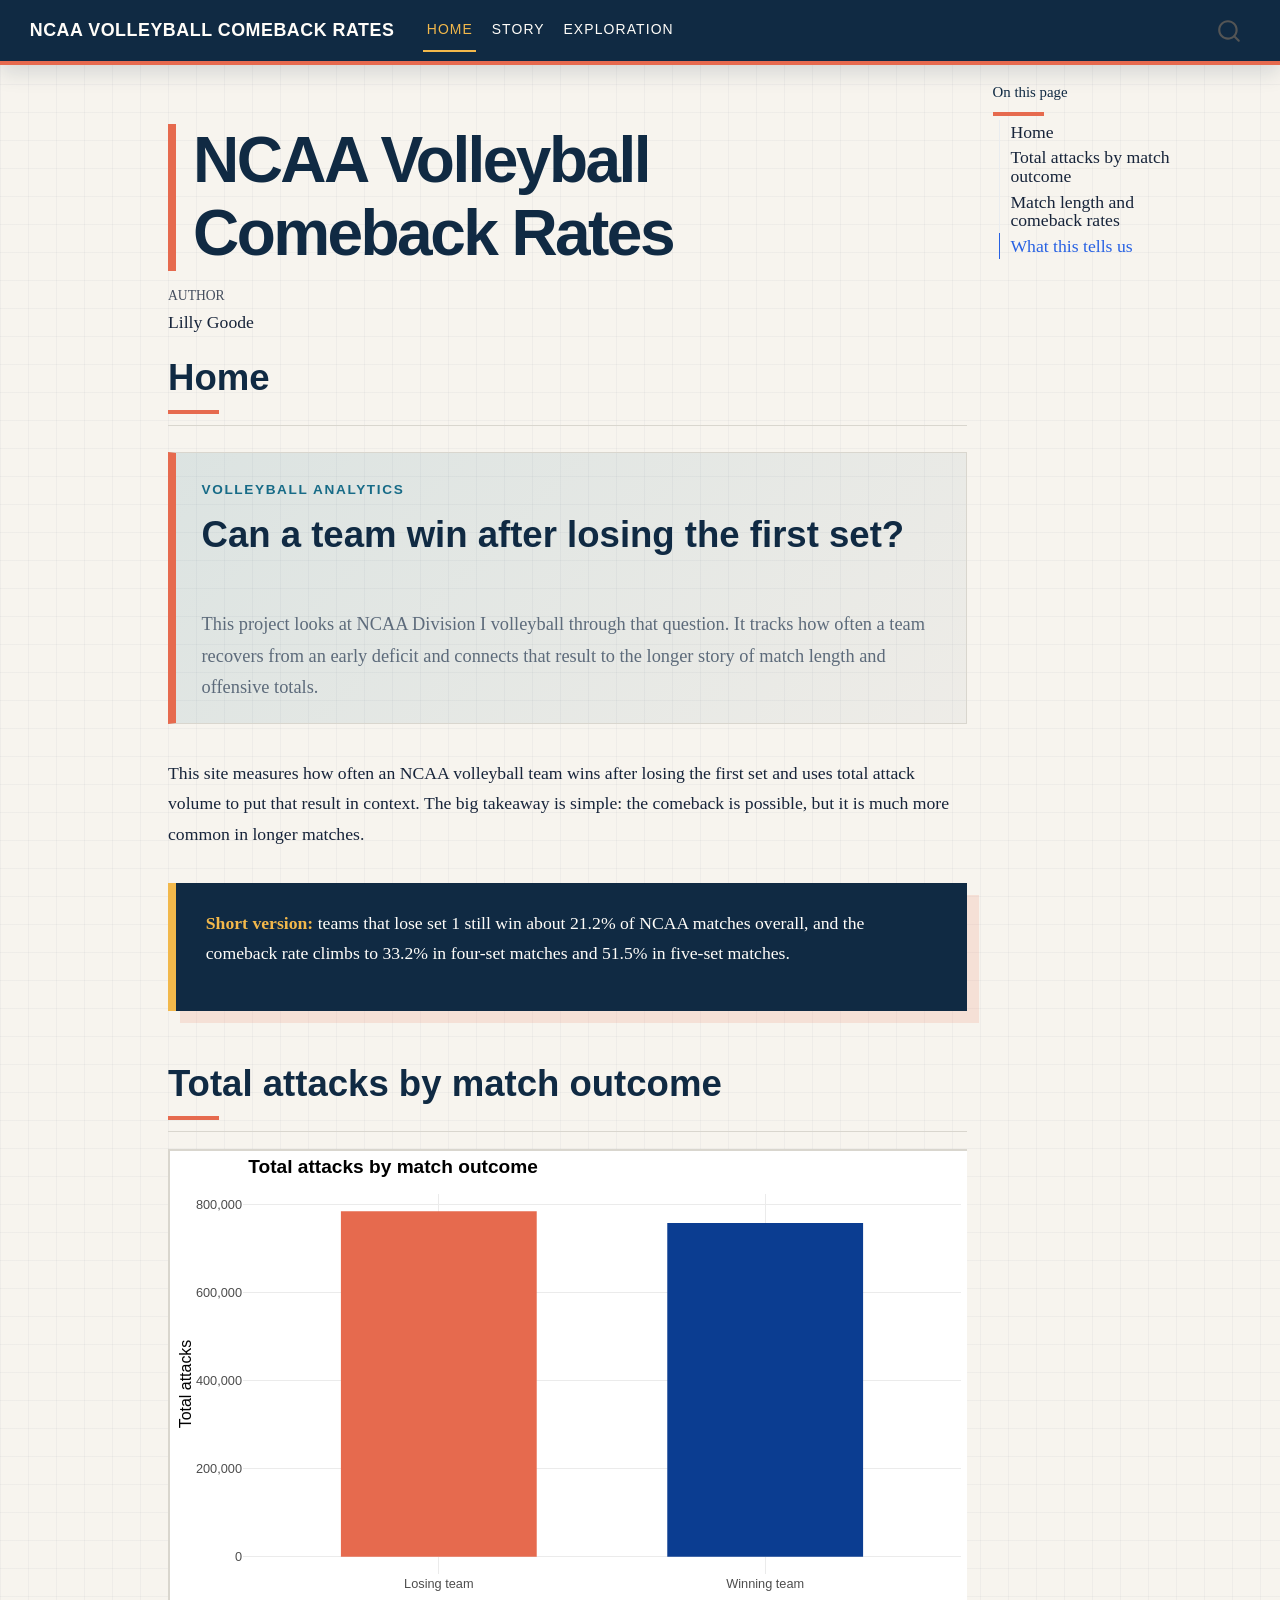
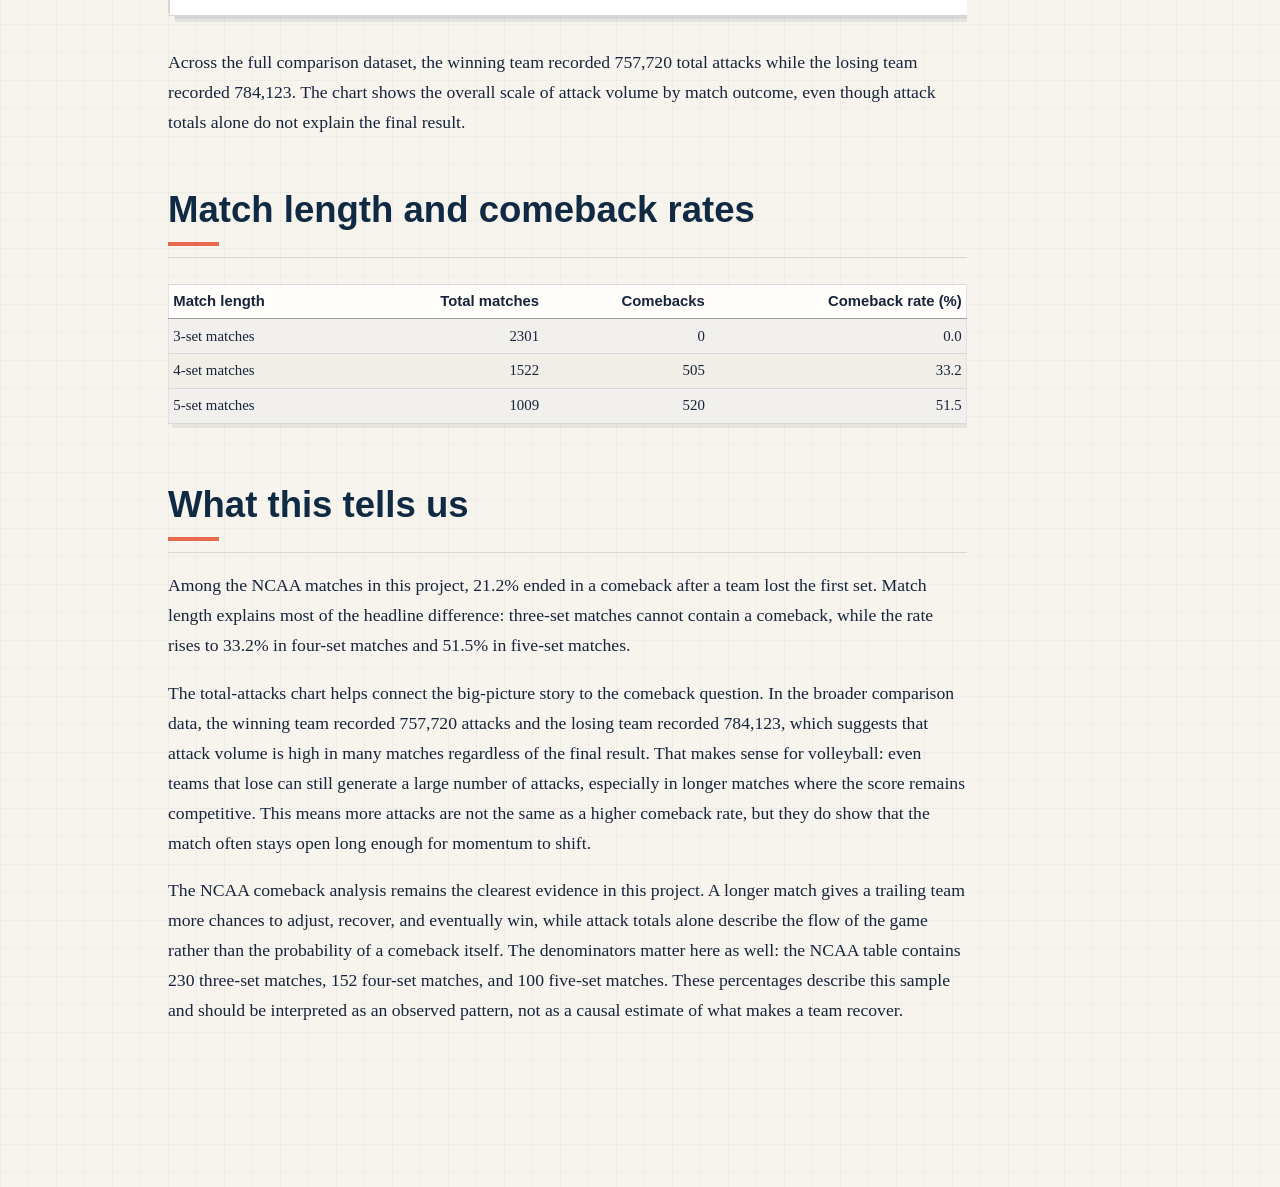
<file: index.html>
<!DOCTYPE html>
<html xmlns="http://www.w3.org/1999/xhtml" lang="en" xml:lang="en"><head>

<meta charset="utf-8">
<meta name="generator" content="quarto-1.10.18">

<meta name="viewport" content="width=device-width, initial-scale=1.0, user-scalable=yes">

<meta name="author" content="Lilly Goode">

<title>NCAA Volleyball Comeback Rates</title>
<style>
/* Default styles provided by pandoc.
** See https://pandoc.org/MANUAL.html#variables-for-html for config info.
*/
span.smallcaps{font-variant: small-caps;}
div.columns{display: flex; gap: 1.5em;}
div.column{flex: auto;}
@media screen {
div.columns{gap: min(4vw, 1.5em);}
div.column{overflow-x: auto;}
}
div.hanging-indent{margin-left: 1.5em; text-indent: -1.5em;}
ul.task-list{list-style: none;}
ul.task-list li input[type="checkbox"] {
  width: 0.8em;
  margin: 0 0.8em 0.2em -1em; /* quarto-specific, see https://github.com/quarto-dev/quarto-cli/issues/4556 */ 
  vertical-align: middle;
}
</style>


<script src="site_libs/quarto-nav/quarto-nav.js"></script>
<script src="site_libs/quarto-nav/headroom.min.js"></script>
<script src="site_libs/clipboard/clipboard.min.js"></script>
<script src="site_libs/quarto-search/autocomplete.umd.js"></script>
<script src="site_libs/quarto-search/fuse.min.js"></script>
<script src="site_libs/quarto-search/quarto-search.js"></script>
<meta name="quarto:offset" content="./">
<script src="site_libs/quarto-html/quarto.js" type="module"></script>
<script src="site_libs/quarto-html/tabsets/tabsets.js" type="module"></script>
<script src="site_libs/quarto-html/popper.min.js"></script>
<script src="site_libs/quarto-html/tippy.umd.min.js"></script>
<script src="site_libs/quarto-html/anchor.min.js"></script>
<link href="site_libs/quarto-html/tippy.css" rel="stylesheet">
<link href="site_libs/quarto-html/quarto-syntax-highlighting-64a204ab8560d761af7679ceaba22944.css" rel="stylesheet" id="quarto-text-highlighting-styles">
<script src="site_libs/bootstrap/bootstrap.min.js"></script>
<link href="site_libs/bootstrap/bootstrap-icons.css" rel="stylesheet">
<link href="site_libs/bootstrap/bootstrap-3eaf8885052e939fbbbe2bfb513fc417.min.css" rel="stylesheet" append-hash="true" id="quarto-bootstrap" data-mode="light">
<script id="quarto-search-options" type="application/json">{
  "location": "navbar",
  "copy-button": false,
  "collapse-after": 3,
  "panel-placement": "end",
  "type": "overlay",
  "limit": 50,
  "keyboard-shortcut": [
    "f",
    "/",
    "s"
  ],
  "show-item-context": false,
  "language": {
    "search-no-results-text": "No results",
    "search-matching-documents-text": "matching documents",
    "search-copy-link-title": "Copy link to search",
    "search-hide-matches-text": "Hide additional matches",
    "search-more-match-text": "more match in this document",
    "search-more-matches-text": "more matches in this document",
    "search-clear-button-title": "Clear",
    "search-text-placeholder": "",
    "search-detached-cancel-button-title": "Cancel",
    "search-submit-button-title": "Submit",
    "search-label": "Search"
  }
}</script>
<link href="site_libs/htmltools-fill-0.5.9/fill.css" rel="stylesheet">
<script src="site_libs/htmlwidgets-1.6.4/htmlwidgets.js"></script>
<script src="site_libs/plotly-binding-4.12.1/plotly.js"></script>
<script src="site_libs/typedarray-0.1/typedarray.min.js"></script>
<script src="site_libs/jquery-3.5.1/jquery.min.js"></script>
<link href="site_libs/crosstalk-1.2.2/css/crosstalk.min.css" rel="stylesheet">
<script src="site_libs/crosstalk-1.2.2/js/crosstalk.min.js"></script>
<link href="site_libs/plotly-htmlwidgets-css-2.25.2/plotly-htmlwidgets.css" rel="stylesheet">
<script src="site_libs/plotly-main-2.25.2/plotly-latest.min.js"></script>


<link rel="stylesheet" href="styles.css">
</head>

<body class="nav-fixed quarto-light">

<div id="quarto-search-results"></div>
  <header id="quarto-header" class="headroom fixed-top">
    <nav class="navbar navbar-expand-lg " data-bs-theme="dark">
      <div class="navbar-container container-fluid">
      <div class="navbar-brand-container mx-auto">
    <a class="navbar-brand" href="./index.html">
    <span class="navbar-title">NCAA Volleyball Comeback Rates</span>
    </a>
  </div>
            <div id="quarto-search" class="" title="Search"></div>
          <button class="navbar-toggler" type="button" data-bs-toggle="collapse" data-bs-target="#navbarCollapse" aria-controls="navbarCollapse" role="menu" aria-expanded="false" aria-label="Toggle navigation" onclick="if (window.quartoToggleHeadroom) { window.quartoToggleHeadroom(); }">
  <span class="navbar-toggler-icon"></span>
</button>
          <div class="collapse navbar-collapse" id="navbarCollapse">
            <ul class="navbar-nav navbar-nav-scroll me-auto">
  <li class="nav-item">
    <a class="nav-link active" href="./index.html" aria-current="page"> 
<span class="menu-text">Home</span></a>
  </li>  
  <li class="nav-item">
    <a class="nav-link" href="./story.html"> 
<span class="menu-text">Story</span></a>
  </li>  
  <li class="nav-item">
    <a class="nav-link" href="./exploration.html"> 
<span class="menu-text">Exploration</span></a>
  </li>  
</ul>
          </div> <!-- /navcollapse -->
            <div class="quarto-navbar-tools">
</div>
      </div> <!-- /container-fluid -->
    </nav>
</header>
<!-- content -->
<div id="quarto-content" class="quarto-container page-columns page-rows-contents page-layout-article page-navbar">
<!-- sidebar -->
<!-- margin-sidebar -->
    <div id="quarto-margin-sidebar" class="sidebar margin-sidebar">
        <nav id="TOC" role="doc-toc" class="toc-active">
    <h2 id="toc-title">On this page</h2>
   
  <ul>
  <li><a href="#home" id="toc-home" class="nav-link active" data-scroll-target="#home">Home</a></li>
  <li><a href="#total-attacks-by-match-outcome" id="toc-total-attacks-by-match-outcome" class="nav-link" data-scroll-target="#total-attacks-by-match-outcome">Total attacks by match outcome</a></li>
  <li><a href="#match-length-and-comeback-rates" id="toc-match-length-and-comeback-rates" class="nav-link" data-scroll-target="#match-length-and-comeback-rates">Match length and comeback rates</a></li>
  <li><a href="#what-this-tells-us" id="toc-what-this-tells-us" class="nav-link" data-scroll-target="#what-this-tells-us">What this tells us</a></li>
  </ul>
</nav>
    </div>
<!-- main -->
<main class="content" id="quarto-document-content">

<header id="title-block-header" class="quarto-title-block default">
<div class="quarto-title">
<h1 class="title">NCAA Volleyball Comeback Rates</h1>
</div>



<div class="quarto-title-meta">

    <div>
    <div class="quarto-title-meta-heading">Author</div>
    <div class="quarto-title-meta-contents">
             <p>Lilly Goode </p>
          </div>
  </div>
    
  
    
  </div>
  


</header>


<section id="home" class="level2">
<h2 class="anchored" data-anchor-id="home">Home</h2>
<div class="site-hero">
<p class="eyebrow">
Volleyball analytics
</p>
<h2 class="anchored">
Can a team win after losing the first set?
</h2>
<p class="hero-copy">
This project looks at NCAA Division I volleyball through that question. It tracks how often a team recovers from an early deficit and connects that result to the longer story of match length and offensive totals.
</p>
</div>
<p>This site measures how often an NCAA volleyball team wins after losing the first set and uses total attack volume to put that result in context. The big takeaway is simple: the comeback is possible, but it is much more common in longer matches.</p>
<div class="summary-box">
<p><strong>Short version:</strong> teams that lose set 1 still win about 21.2% of NCAA matches overall, and the comeback rate climbs to 33.2% in four-set matches and 51.5% in five-set matches.</p>
</div>
</section>
<section id="total-attacks-by-match-outcome" class="level2">
<h2 class="anchored" data-anchor-id="total-attacks-by-match-outcome">Total attacks by match outcome</h2>
<div class="cell">
<div class="cell-output-display">
<div class="plotly html-widget html-fill-item" id="htmlwidget-ca4fa23d819e9df60068" style="width:100%;height:464px;"></div>
<script type="application/json" data-for="htmlwidget-ca4fa23d819e9df60068">{"x":{"data":[{"orientation":"v","width":0.60000000000000009,"base":0,"x":[1],"y":[784123],"text":"Losing team: 784,123 attacks","type":"bar","textposition":"none","marker":{"autocolorscale":false,"color":"rgba(230,106,78,1)","line":{"width":1.8897637795275593,"color":"transparent"}},"name":"Losing team","legendgroup":"Losing team","showlegend":true,"xaxis":"x","yaxis":"y","hoverinfo":"text","frame":null},{"orientation":"v","width":0.59999999999999987,"base":0,"x":[2],"y":[757720],"text":"Winning team: 757,720 attacks","type":"bar","textposition":"none","marker":{"autocolorscale":false,"color":"rgba(11,61,145,1)","line":{"width":1.8897637795275593,"color":"transparent"}},"name":"Winning team","legendgroup":"Winning team","showlegend":true,"xaxis":"x","yaxis":"y","hoverinfo":"text","frame":null}],"layout":{"margin":{"t":43.098381070983812,"r":7.9701120797011216,"b":24.707347447073481,"l":72.528019925280233},"paper_bgcolor":"rgba(255,255,255,1)","font":{"color":"rgba(0,0,0,1)","family":"","size":15.940224159402243},"title":{"text":"<b> Total attacks by match outcome <\/b>","font":{"color":"rgba(0,0,0,1)","family":"","size":19.128268991282692},"x":0,"xref":"paper"},"xaxis":{"domain":[0,1],"automargin":true,"type":"linear","autorange":false,"range":[0.40000000000000002,2.6000000000000001],"tickmode":"array","ticktext":["Losing team","Winning team"],"tickvals":[1,2],"categoryorder":"array","categoryarray":["Losing team","Winning team"],"nticks":null,"ticks":"","tickcolor":null,"ticklen":3.9850560398505608,"tickwidth":0,"showticklabels":true,"tickfont":{"color":"rgba(77,77,77,1)","family":"","size":12.7521793275218},"tickangle":-0,"showline":false,"linecolor":null,"linewidth":0,"showgrid":true,"gridcolor":"rgba(235,235,235,1)","gridwidth":0.72455564360919278,"zeroline":false,"anchor":"y","title":{"text":"","font":{"color":"rgba(0,0,0,1)","family":"","size":15.940224159402243}},"hoverformat":".2f"},"yaxis":{"domain":[0,1],"automargin":true,"type":"linear","autorange":false,"range":[-39206.150000000001,823329.15000000002],"tickmode":"array","ticktext":["0","200,000","400,000","600,000","800,000"],"tickvals":[0,199999.99999999997,399999.99999999994,600000,800000],"categoryorder":"array","categoryarray":["0","200,000","400,000","600,000","800,000"],"nticks":null,"ticks":"","tickcolor":null,"ticklen":3.9850560398505608,"tickwidth":0,"showticklabels":true,"tickfont":{"color":"rgba(77,77,77,1)","family":"","size":12.7521793275218},"tickangle":-0,"showline":false,"linecolor":null,"linewidth":0,"showgrid":true,"gridcolor":"rgba(235,235,235,1)","gridwidth":0.72455564360919278,"zeroline":false,"anchor":"x","title":{"text":"Total attacks","font":{"color":"rgba(0,0,0,1)","family":"","size":15.940224159402243}},"hoverformat":".2f"},"shapes":[],"showlegend":false,"legend":{"bgcolor":null,"bordercolor":null,"borderwidth":0,"font":{"color":"rgba(0,0,0,1)","family":"","size":12.7521793275218}},"hovermode":"closest","barmode":"relative"},"config":{"doubleClick":"reset","modeBarButtonsToAdd":["hoverclosest","hovercompare"],"showSendToCloud":false,"displayModeBar":false},"source":"A","attrs":{"5b17e6f4dbe":{"x":{},"y":{},"fill":{},"text":{},"type":"bar"}},"cur_data":"5b17e6f4dbe","visdat":{"5b17e6f4dbe":["function (y) ","x"]},"highlight":{"on":"plotly_click","persistent":false,"dynamic":false,"selectize":false,"opacityDim":0.20000000000000001,"selected":{"opacity":1},"debounce":0},"shinyEvents":["plotly_hover","plotly_click","plotly_selected","plotly_relayout","plotly_brushed","plotly_brushing","plotly_clickannotation","plotly_doubleclick","plotly_deselect","plotly_afterplot","plotly_sunburstclick"],"base_url":"https://plot.ly"},"evals":[],"jsHooks":[]}</script>
</div>
</div>
<p>Across the full comparison dataset, the winning team recorded 757,720 total attacks while the losing team recorded 784,123. The chart shows the overall scale of attack volume by match outcome, even though attack totals alone do not explain the final result.</p>
</section>
<section id="match-length-and-comeback-rates" class="level2">
<h2 class="anchored" data-anchor-id="match-length-and-comeback-rates">Match length and comeback rates</h2>
<div class="cell">
<div class="cell-output-display">
<table class="caption-top table table-sm table-striped small">
<thead>
<tr class="header">
<th style="text-align: left;">Match length</th>
<th style="text-align: right;">Total matches</th>
<th style="text-align: right;">Comebacks</th>
<th style="text-align: right;">Comeback rate (%)</th>
</tr>
</thead>
<tbody>
<tr class="odd">
<td style="text-align: left;">3-set matches</td>
<td style="text-align: right;">2301</td>
<td style="text-align: right;">0</td>
<td style="text-align: right;">0.0</td>
</tr>
<tr class="even">
<td style="text-align: left;">4-set matches</td>
<td style="text-align: right;">1522</td>
<td style="text-align: right;">505</td>
<td style="text-align: right;">33.2</td>
</tr>
<tr class="odd">
<td style="text-align: left;">5-set matches</td>
<td style="text-align: right;">1009</td>
<td style="text-align: right;">520</td>
<td style="text-align: right;">51.5</td>
</tr>
</tbody>
</table>
</div>
</div>
</section>
<section id="what-this-tells-us" class="level2">
<h2 class="anchored" data-anchor-id="what-this-tells-us">What this tells us</h2>
<p>Among the NCAA matches in this project, 21.2% ended in a comeback after a team lost the first set. Match length explains most of the headline difference: three-set matches cannot contain a comeback, while the rate rises to 33.2% in four-set matches and 51.5% in five-set matches.</p>
<p>The total-attacks chart helps connect the big-picture story to the comeback question. In the broader comparison data, the winning team recorded 757,720 attacks and the losing team recorded 784,123, which suggests that attack volume is high in many matches regardless of the final result. That makes sense for volleyball: even teams that lose can still generate a large number of attacks, especially in longer matches where the score remains competitive. This means more attacks are not the same as a higher comeback rate, but they do show that the match often stays open long enough for momentum to shift.</p>
<p>The NCAA comeback analysis remains the clearest evidence in this project. A longer match gives a trailing team more chances to adjust, recover, and eventually win, while attack totals alone describe the flow of the game rather than the probability of a comeback itself. The denominators matter here as well: the NCAA table contains 230 three-set matches, 152 four-set matches, and 100 five-set matches. These percentages describe this sample and should be interpreted as an observed pattern, not as a causal estimate of what makes a team recover.</p>


</section>

</main> <!-- /main -->
<script id="quarto-html-after-body" type="application/javascript">
  window.document.addEventListener("DOMContentLoaded", function (event) {
    const icon = "";
    const anchorJS = new window.AnchorJS();
    anchorJS.options = {
      placement: 'right',
      icon: icon
    };
    anchorJS.add('.anchored');
    const isCodeAnnotation = (el) => {
      for (const clz of el.classList) {
        if (clz.startsWith('code-annotation-')) {                     
          return true;
        }
      }
      return false;
    }
    const onCopySuccess = function(e) {
      // button target
      const button = e.trigger;
      // don't keep focus
      button.blur();
      // flash "checked"
      button.classList.add('code-copy-button-checked');
      var currentTitle = button.getAttribute("title");
      button.setAttribute("title", "Copied!");
      let tooltip;
      if (window.bootstrap) {
        button.setAttribute("data-bs-toggle", "tooltip");
        button.setAttribute("data-bs-placement", "left");
        button.setAttribute("data-bs-title", "Copied!");
        tooltip = new bootstrap.Tooltip(button, 
          { trigger: "manual", 
            customClass: "code-copy-button-tooltip",
            offset: [0, -8]});
        tooltip.show();    
      }
      setTimeout(function() {
        if (tooltip) {
          tooltip.hide();
          button.removeAttribute("data-bs-title");
          button.removeAttribute("data-bs-toggle");
          button.removeAttribute("data-bs-placement");
        }
        button.setAttribute("title", currentTitle);
        button.classList.remove('code-copy-button-checked');
      }, 1000);
      // clear code selection
      e.clearSelection();
    }
    const getTextToCopy = function(trigger) {
      const outerScaffold = trigger.parentElement.cloneNode(true);
      const codeEl = outerScaffold.querySelector('code');
      for (const childEl of codeEl.children) {
        if (isCodeAnnotation(childEl)) {
          childEl.remove();
        }
      }
      return codeEl.innerText;
    }
    const clipboard = new window.ClipboardJS('.code-copy-button:not([data-in-quarto-modal])', {
      text: getTextToCopy
    });
    clipboard.on('success', onCopySuccess);
    if (window.document.getElementById('quarto-embedded-source-code-modal')) {
      const clipboardModal = new window.ClipboardJS('.code-copy-button[data-in-quarto-modal]', {
        text: getTextToCopy,
        container: window.document.getElementById('quarto-embedded-source-code-modal')
      });
      clipboardModal.on('success', onCopySuccess);
    }
      var localhostRegex = new RegExp(/^(?:http|https):\/\/localhost\:?[0-9]*\//);
      var mailtoRegex = new RegExp(/^mailto:/);
        var filterRegex = new RegExp("https:\/\/goodelilly2-svg\.github\.io\/comeback-rates\/");
      var isInternal = (href) => {
          return filterRegex.test(href) || localhostRegex.test(href) || mailtoRegex.test(href);
      }
      // Inspect non-navigation links and adorn them if external
     var links = window.document.querySelectorAll('a[href]:not(.nav-link):not(.navbar-brand):not(.toc-action):not(.sidebar-link):not(.sidebar-item-toggle):not(.pagination-link):not(.no-external):not([aria-hidden]):not(.dropdown-item):not(.quarto-navigation-tool):not(.about-link)');
      for (var i=0; i<links.length; i++) {
        const link = links[i];
        if (!isInternal(link.href)) {
          // undo the damage that might have been done by quarto-nav.js in the case of
          // links that we want to consider external
          if (link.dataset.originalHref !== undefined) {
            link.href = link.dataset.originalHref;
          }
        }
      }
    function tippyHover(el, contentFn, onTriggerFn, onUntriggerFn) {
      const config = {
        allowHTML: true,
        maxWidth: 500,
        delay: 100,
        arrow: false,
        appendTo: function(el) {
            return el.parentElement;
        },
        interactive: true,
        interactiveBorder: 10,
        theme: 'quarto',
        placement: 'bottom-start',
      };
      if (contentFn) {
        config.content = contentFn;
      }
      if (onTriggerFn) {
        config.onTrigger = onTriggerFn;
      }
      if (onUntriggerFn) {
        config.onUntrigger = onUntriggerFn;
      }
      window.tippy(el, config); 
    }
    const noterefs = window.document.querySelectorAll('a[role="doc-noteref"]');
    for (var i=0; i<noterefs.length; i++) {
      const ref = noterefs[i];
      tippyHover(ref, function() {
        // use id or data attribute instead here
        let href = ref.getAttribute('data-footnote-href') || ref.getAttribute('href');
        try { href = new URL(href).hash; } catch {}
        const id = href.replace(/^#\/?/, "");
        const note = window.document.getElementById(id);
        if (note) {
          return note.innerHTML;
        } else {
          return "";
        }
      });
    }
    const xrefs = window.document.querySelectorAll('a.quarto-xref');
    const processXRef = (id, note) => {
      // Strip column container classes
      const stripColumnClz = (el) => {
        el.classList.remove("page-full", "page-columns");
        if (el.children) {
          for (const child of el.children) {
            stripColumnClz(child);
          }
        }
      }
      stripColumnClz(note)
      if (id === null || id.startsWith('sec-')) {
        // Special case sections, only their first couple elements
        const container = document.createElement("div");
        if (note.children && note.children.length > 2) {
          container.appendChild(note.children[0].cloneNode(true));
          for (let i = 1; i < note.children.length; i++) {
            const child = note.children[i];
            if (child.tagName === "P" && child.innerText === "") {
              continue;
            } else {
              container.appendChild(child.cloneNode(true));
              break;
            }
          }
          if (window.Quarto?.typesetMath) {
            window.Quarto.typesetMath(container);
          }
          return container.innerHTML
        } else {
          if (window.Quarto?.typesetMath) {
            window.Quarto.typesetMath(note);
          }
          return note.innerHTML;
        }
      } else {
        // Remove any anchor links if they are present
        const anchorLink = note.querySelector('a.anchorjs-link');
        if (anchorLink) {
          anchorLink.remove();
        }
        if (window.Quarto?.typesetMath) {
          window.Quarto.typesetMath(note);
        }
        if (note.classList.contains("callout")) {
          return note.outerHTML;
        } else {
          return note.innerHTML;
        }
      }
    }
    for (var i=0; i<xrefs.length; i++) {
      const xref = xrefs[i];
      tippyHover(xref, undefined, function(instance) {
        instance.disable();
        let url = xref.getAttribute('href');
        let hash = undefined; 
        if (url.startsWith('#')) {
          hash = url;
        } else {
          try { hash = new URL(url).hash; } catch {}
        }
        if (hash) {
          const id = hash.replace(/^#\/?/, "");
          const note = window.document.getElementById(id);
          if (note !== null) {
            try {
              const html = processXRef(id, note.cloneNode(true));
              instance.setContent(html);
            } finally {
              instance.enable();
              instance.show();
            }
          } else {
            // See if we can fetch this
            fetch(url.split('#')[0])
            .then(res => res.text())
            .then(html => {
              const parser = new DOMParser();
              const htmlDoc = parser.parseFromString(html, "text/html");
              const note = htmlDoc.getElementById(id);
              if (note !== null) {
                const html = processXRef(id, note);
                instance.setContent(html);
              } 
            }).finally(() => {
              instance.enable();
              instance.show();
            });
          }
        } else {
          // See if we can fetch a full url (with no hash to target)
          // This is a special case and we should probably do some content thinning / targeting
          fetch(url)
          .then(res => res.text())
          .then(html => {
            const parser = new DOMParser();
            const htmlDoc = parser.parseFromString(html, "text/html");
            const note = htmlDoc.querySelector('main.content');
            if (note !== null) {
              // This should only happen for chapter cross references
              // (since there is no id in the URL)
              // remove the first header
              if (note.children.length > 0 && note.children[0].tagName === "HEADER") {
                note.children[0].remove();
              }
              const html = processXRef(null, note);
              instance.setContent(html);
            } 
          }).finally(() => {
            instance.enable();
            instance.show();
          });
        }
      }, function(instance) {
      });
    }
        let selectedAnnoteEl;
        const selectorForAnnotation = ( cell, annotation) => {
          let cellAttr = 'data-code-cell="' + cell + '"';
          let lineAttr = 'data-code-annotation="' +  annotation + '"';
          const selector = 'span[' + cellAttr + '][' + lineAttr + ']';
          return selector;
        }
        const selectCodeLines = (annoteEl) => {
          const doc = window.document;
          const targetCell = annoteEl.getAttribute("data-target-cell");
          const targetAnnotation = annoteEl.getAttribute("data-target-annotation");
          const annoteSpan = window.document.querySelector(selectorForAnnotation(targetCell, targetAnnotation));
          const lines = annoteSpan.getAttribute("data-code-lines").split(",");
          const lineIds = lines.map((line) => {
            return targetCell + "-" + line;
          })
          let top = null;
          let height = null;
          let parent = null;
          if (lineIds.length > 0) {
              //compute the position of the single el (top and bottom and make a div)
              const el = window.document.getElementById(lineIds[0]);
              top = el.offsetTop;
              height = el.offsetHeight;
              parent = el.parentElement.parentElement;
            if (lineIds.length > 1) {
              const lastEl = window.document.getElementById(lineIds[lineIds.length - 1]);
              const bottom = lastEl.offsetTop + lastEl.offsetHeight;
              height = bottom - top;
            }
            if (top !== null && height !== null && parent !== null) {
              // cook up a div (if necessary) and position it 
              let div = window.document.getElementById("code-annotation-line-highlight");
              if (div === null) {
                div = window.document.createElement("div");
                div.setAttribute("id", "code-annotation-line-highlight");
                div.style.position = 'absolute';
                parent.appendChild(div);
              }
              div.style.top = top - 2 + "px";
              div.style.height = height + 4 + "px";
              div.style.left = 0;
              let gutterDiv = window.document.getElementById("code-annotation-line-highlight-gutter");
              if (gutterDiv === null) {
                gutterDiv = window.document.createElement("div");
                gutterDiv.setAttribute("id", "code-annotation-line-highlight-gutter");
                gutterDiv.style.position = 'absolute';
                const codeCell = window.document.getElementById(targetCell);
                const gutter = codeCell.querySelector('.code-annotation-gutter');
                gutter.appendChild(gutterDiv);
              }
              gutterDiv.style.top = top - 2 + "px";
              gutterDiv.style.height = height + 4 + "px";
            }
            selectedAnnoteEl = annoteEl;
          }
        };
        const unselectCodeLines = () => {
          const elementsIds = ["code-annotation-line-highlight", "code-annotation-line-highlight-gutter"];
          elementsIds.forEach((elId) => {
            const div = window.document.getElementById(elId);
            if (div) {
              div.remove();
            }
          });
          selectedAnnoteEl = undefined;
        };
          // Handle positioning of the toggle
      window.addEventListener(
        "resize",
        throttle(() => {
          elRect = undefined;
          if (selectedAnnoteEl) {
            selectCodeLines(selectedAnnoteEl);
          }
        }, 10)
      );
      function throttle(fn, ms) {
      let throttle = false;
      let timer;
        return (...args) => {
          if(!throttle) { // first call gets through
              fn.apply(this, args);
              throttle = true;
          } else { // all the others get throttled
              if(timer) clearTimeout(timer); // cancel #2
              timer = setTimeout(() => {
                fn.apply(this, args);
                timer = throttle = false;
              }, ms);
          }
        };
      }
        // Attach click handler to the DT
        const annoteDls = window.document.querySelectorAll('dt[data-target-cell]');
        for (const annoteDlNode of annoteDls) {
          annoteDlNode.addEventListener('click', (event) => {
            const clickedEl = event.target;
            if (clickedEl !== selectedAnnoteEl) {
              unselectCodeLines();
              const activeEl = window.document.querySelector('dt[data-target-cell].code-annotation-active');
              if (activeEl) {
                activeEl.classList.remove('code-annotation-active');
              }
              selectCodeLines(clickedEl);
              clickedEl.classList.add('code-annotation-active');
            } else {
              // Unselect the line
              unselectCodeLines();
              clickedEl.classList.remove('code-annotation-active');
            }
          });
        }
    const findCites = (el) => {
      const parentEl = el.parentElement;
      if (parentEl) {
        const cites = parentEl.dataset.cites;
        if (cites) {
          return {
            el,
            cites: cites.split(' ')
          };
        } else {
          return findCites(el.parentElement)
        }
      } else {
        return undefined;
      }
    };
    var bibliorefs = window.document.querySelectorAll('a[role="doc-biblioref"]');
    for (var i=0; i<bibliorefs.length; i++) {
      const ref = bibliorefs[i];
      const citeInfo = findCites(ref);
      if (citeInfo) {
        tippyHover(citeInfo.el, function() {
          var popup = window.document.createElement('div');
          citeInfo.cites.forEach(function(cite) {
            var citeDiv = window.document.createElement('div');
            citeDiv.classList.add('hanging-indent');
            citeDiv.classList.add('csl-entry');
            var biblioDiv = window.document.getElementById('ref-' + cite);
            if (biblioDiv) {
              citeDiv.innerHTML = biblioDiv.innerHTML;
            }
            popup.appendChild(citeDiv);
          });
          return popup.innerHTML;
        });
      }
    }
  });
  </script>
</div> <!-- /content -->




</body></html>
</file>
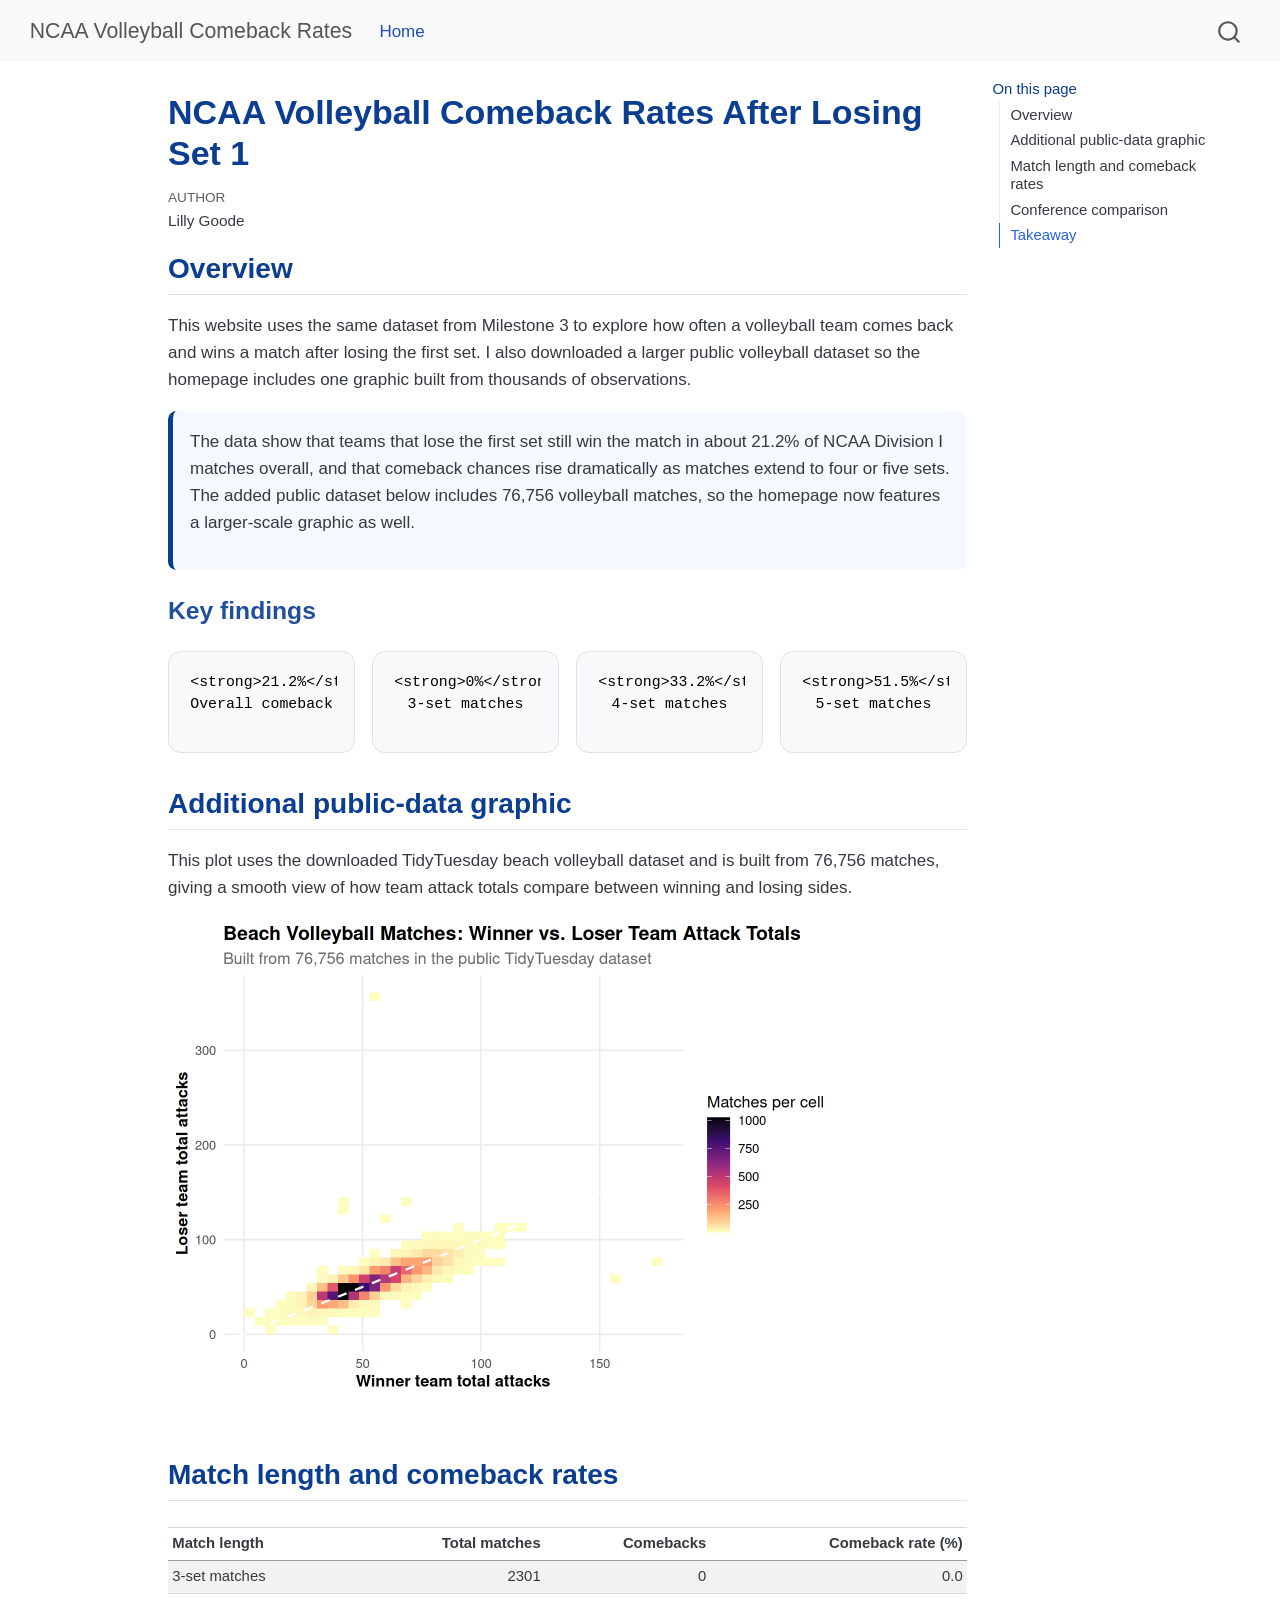
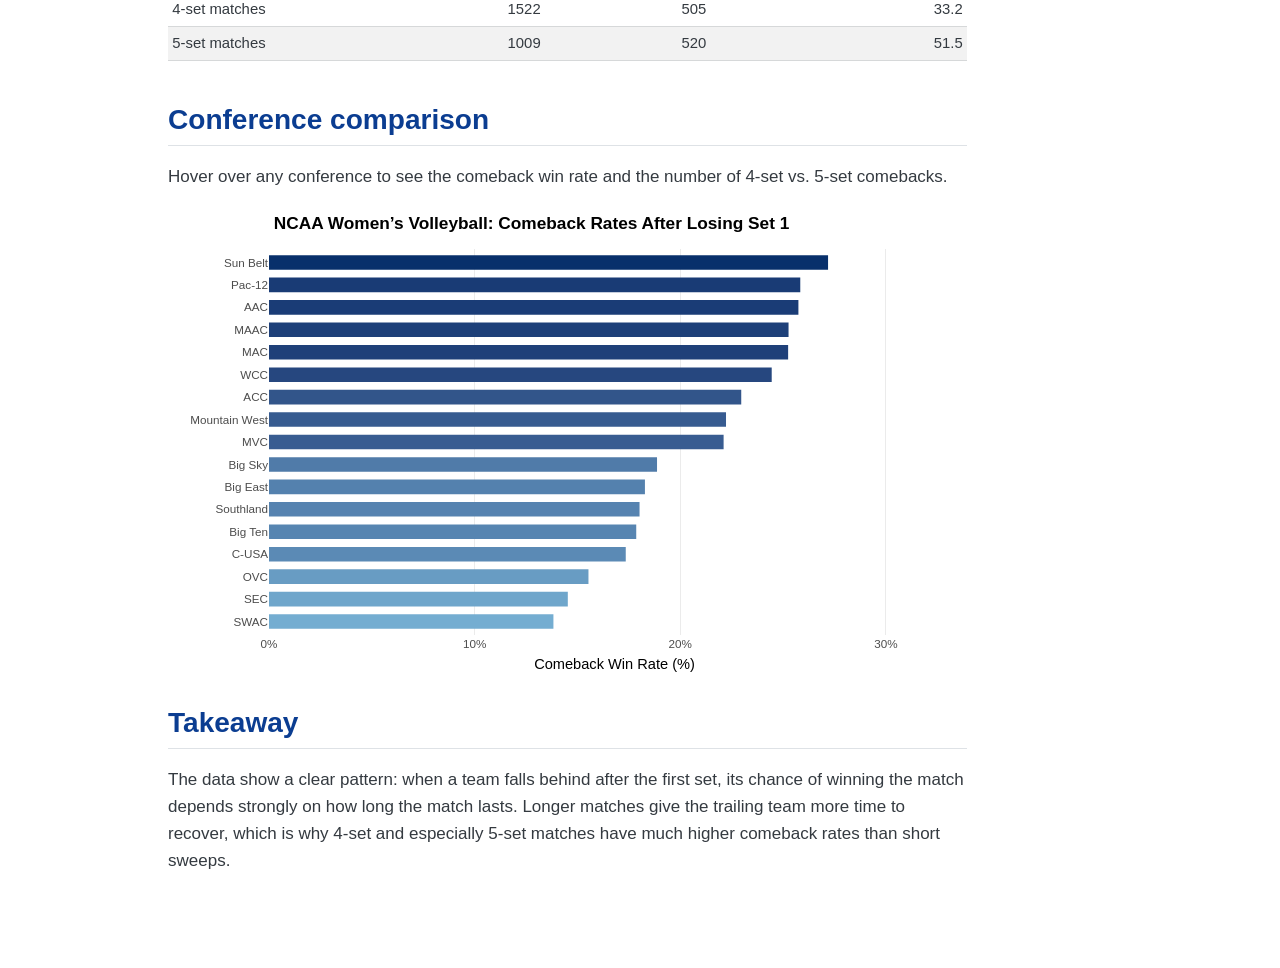
<file: _site/index.html>
<!DOCTYPE html>
<html xmlns="http://www.w3.org/1999/xhtml" lang="en" xml:lang="en"><head>

<meta charset="utf-8">
<meta name="generator" content="quarto-1.10.18">

<meta name="viewport" content="width=device-width, initial-scale=1.0, user-scalable=yes">

<meta name="author" content="Lilly Goode">

<title>NCAA Volleyball Comeback Rates After Losing Set 1 – NCAA Volleyball Comeback Rates</title>
<style>
/* Default styles provided by pandoc.
** See https://pandoc.org/MANUAL.html#variables-for-html for config info.
*/
span.smallcaps{font-variant: small-caps;}
div.columns{display: flex; gap: 1.5em;}
div.column{flex: auto;}
@media screen {
div.columns{gap: min(4vw, 1.5em);}
div.column{overflow-x: auto;}
}
div.hanging-indent{margin-left: 1.5em; text-indent: -1.5em;}
ul.task-list{list-style: none;}
ul.task-list li input[type="checkbox"] {
  width: 0.8em;
  margin: 0 0.8em 0.2em -1em; /* quarto-specific, see https://github.com/quarto-dev/quarto-cli/issues/4556 */ 
  vertical-align: middle;
}
</style>


<script src="site_libs/quarto-nav/quarto-nav.js"></script>
<script src="site_libs/quarto-nav/headroom.min.js"></script>
<script src="site_libs/clipboard/clipboard.min.js"></script>
<script src="site_libs/quarto-search/autocomplete.umd.js"></script>
<script src="site_libs/quarto-search/fuse.min.js"></script>
<script src="site_libs/quarto-search/quarto-search.js"></script>
<meta name="quarto:offset" content="./">
<script src="site_libs/quarto-html/quarto.js" type="module"></script>
<script src="site_libs/quarto-html/tabsets/tabsets.js" type="module"></script>
<script src="site_libs/quarto-html/popper.min.js"></script>
<script src="site_libs/quarto-html/tippy.umd.min.js"></script>
<script src="site_libs/quarto-html/anchor.min.js"></script>
<link href="site_libs/quarto-html/tippy.css" rel="stylesheet">
<link href="site_libs/quarto-html/quarto-syntax-highlighting-64a204ab8560d761af7679ceaba22944.css" rel="stylesheet" id="quarto-text-highlighting-styles">
<script src="site_libs/bootstrap/bootstrap.min.js"></script>
<link href="site_libs/bootstrap/bootstrap-icons.css" rel="stylesheet">
<link href="site_libs/bootstrap/bootstrap-5453c8eb392fbb9e83e403fa6f01b86a.min.css" rel="stylesheet" append-hash="true" id="quarto-bootstrap" data-mode="light">
<script id="quarto-search-options" type="application/json">{
  "location": "navbar",
  "copy-button": false,
  "collapse-after": 3,
  "panel-placement": "end",
  "type": "overlay",
  "limit": 50,
  "keyboard-shortcut": [
    "f",
    "/",
    "s"
  ],
  "show-item-context": false,
  "language": {
    "search-no-results-text": "No results",
    "search-matching-documents-text": "matching documents",
    "search-copy-link-title": "Copy link to search",
    "search-hide-matches-text": "Hide additional matches",
    "search-more-match-text": "more match in this document",
    "search-more-matches-text": "more matches in this document",
    "search-clear-button-title": "Clear",
    "search-text-placeholder": "",
    "search-detached-cancel-button-title": "Cancel",
    "search-submit-button-title": "Submit",
    "search-label": "Search"
  }
}</script>
<link href="site_libs/htmltools-fill-0.5.9/fill.css" rel="stylesheet">
<script src="site_libs/htmlwidgets-1.6.4/htmlwidgets.js"></script>
<script src="site_libs/plotly-binding-4.12.1/plotly.js"></script>
<script src="site_libs/typedarray-0.1/typedarray.min.js"></script>
<script src="site_libs/jquery-3.5.1/jquery.min.js"></script>
<link href="site_libs/crosstalk-1.2.2/css/crosstalk.min.css" rel="stylesheet">
<script src="site_libs/crosstalk-1.2.2/js/crosstalk.min.js"></script>
<link href="site_libs/plotly-htmlwidgets-css-2.25.2/plotly-htmlwidgets.css" rel="stylesheet">
<script src="site_libs/plotly-main-2.25.2/plotly-latest.min.js"></script>


<link rel="stylesheet" href="styles.css">
</head>

<body class="nav-fixed quarto-light">

<div id="quarto-search-results"></div>
  <header id="quarto-header" class="headroom fixed-top">
    <nav class="navbar navbar-expand-lg " data-bs-theme="dark">
      <div class="navbar-container container-fluid">
      <div class="navbar-brand-container mx-auto">
    <a class="navbar-brand" href="./index.html">
    <span class="navbar-title">NCAA Volleyball Comeback Rates</span>
    </a>
  </div>
            <div id="quarto-search" class="" title="Search"></div>
          <button class="navbar-toggler" type="button" data-bs-toggle="collapse" data-bs-target="#navbarCollapse" aria-controls="navbarCollapse" role="menu" aria-expanded="false" aria-label="Toggle navigation" onclick="if (window.quartoToggleHeadroom) { window.quartoToggleHeadroom(); }">
  <span class="navbar-toggler-icon"></span>
</button>
          <div class="collapse navbar-collapse" id="navbarCollapse">
            <ul class="navbar-nav navbar-nav-scroll me-auto">
  <li class="nav-item">
    <a class="nav-link active" href="./index.html" aria-current="page"> 
<span class="menu-text">Home</span></a>
  </li>  
</ul>
          </div> <!-- /navcollapse -->
            <div class="quarto-navbar-tools">
</div>
      </div> <!-- /container-fluid -->
    </nav>
</header>
<!-- content -->
<div id="quarto-content" class="quarto-container page-columns page-rows-contents page-layout-article page-navbar">
<!-- sidebar -->
<!-- margin-sidebar -->
    <div id="quarto-margin-sidebar" class="sidebar margin-sidebar">
        <nav id="TOC" role="doc-toc" class="toc-active">
    <h2 id="toc-title">On this page</h2>
   
  <ul>
  <li><a href="#overview" id="toc-overview" class="nav-link active" data-scroll-target="#overview">Overview</a>
  <ul class="collapse">
  <li><a href="#key-findings" id="toc-key-findings" class="nav-link" data-scroll-target="#key-findings">Key findings</a></li>
  </ul></li>
  <li><a href="#additional-public-data-graphic" id="toc-additional-public-data-graphic" class="nav-link" data-scroll-target="#additional-public-data-graphic">Additional public-data graphic</a></li>
  <li><a href="#match-length-and-comeback-rates" id="toc-match-length-and-comeback-rates" class="nav-link" data-scroll-target="#match-length-and-comeback-rates">Match length and comeback rates</a></li>
  <li><a href="#conference-comparison" id="toc-conference-comparison" class="nav-link" data-scroll-target="#conference-comparison">Conference comparison</a></li>
  <li><a href="#takeaway" id="toc-takeaway" class="nav-link" data-scroll-target="#takeaway">Takeaway</a></li>
  </ul>
</nav>
    </div>
<!-- main -->
<main class="content" id="quarto-document-content">

<header id="title-block-header" class="quarto-title-block default">
<div class="quarto-title">
<h1 class="title">NCAA Volleyball Comeback Rates After Losing Set 1</h1>
</div>



<div class="quarto-title-meta">

    <div>
    <div class="quarto-title-meta-heading">Author</div>
    <div class="quarto-title-meta-contents">
             <p>Lilly Goode </p>
          </div>
  </div>
    
  
    
  </div>
  


</header>


<section id="overview" class="level2">
<h2 class="anchored" data-anchor-id="overview">Overview</h2>
<p>This website uses the same dataset from Milestone 3 to explore how often a volleyball team comes back and wins a match after losing the first set. I also downloaded a larger public volleyball dataset so the homepage includes one graphic built from thousands of observations.</p>
<div class="summary-box">
<p>The data show that teams that lose the first set still win the match in about 21.2% of NCAA Division I matches overall, and that comeback chances rise dramatically as matches extend to four or five sets. The added public dataset below includes 76,756 volleyball matches, so the homepage now features a larger-scale graphic as well.</p>
</div>
<section id="key-findings" class="level3">
<h3 class="anchored" data-anchor-id="key-findings">Key findings</h3>
<div class="card-grid">
<div class="card">
<pre><code>&lt;strong&gt;21.2%&lt;/strong&gt;
Overall comeback rate after losing set 1</code></pre>
</div>
<div class="card">
<pre><code>&lt;strong&gt;0%&lt;/strong&gt;
3-set matches</code></pre>
</div>
<div class="card">
<pre><code>&lt;strong&gt;33.2%&lt;/strong&gt;
4-set matches</code></pre>
</div>
<div class="card">
<pre><code>&lt;strong&gt;51.5%&lt;/strong&gt;
5-set matches</code></pre>
</div>
</div>
</section>
</section>
<section id="additional-public-data-graphic" class="level2">
<h2 class="anchored" data-anchor-id="additional-public-data-graphic">Additional public-data graphic</h2>
<p>This plot uses the downloaded TidyTuesday beach volleyball dataset and is built from 76,756 matches, giving a smooth view of how team attack totals compare between winning and losing sides.</p>
<div class="cell">
<div class="cell-output-display">
<div>
<figure class="figure">
<p><img src="index_files/figure-html/unnamed-chunk-3-1.png" class="img-fluid figure-img" width="672"></p>
</figure>
</div>
</div>
</div>
</section>
<section id="match-length-and-comeback-rates" class="level2">
<h2 class="anchored" data-anchor-id="match-length-and-comeback-rates">Match length and comeback rates</h2>
<div class="cell">
<div class="cell-output-display">
<table class="caption-top table table-sm table-striped small">
<thead>
<tr class="header">
<th style="text-align: left;">Match length</th>
<th style="text-align: right;">Total matches</th>
<th style="text-align: right;">Comebacks</th>
<th style="text-align: right;">Comeback rate (%)</th>
</tr>
</thead>
<tbody>
<tr class="odd">
<td style="text-align: left;">3-set matches</td>
<td style="text-align: right;">2301</td>
<td style="text-align: right;">0</td>
<td style="text-align: right;">0.0</td>
</tr>
<tr class="even">
<td style="text-align: left;">4-set matches</td>
<td style="text-align: right;">1522</td>
<td style="text-align: right;">505</td>
<td style="text-align: right;">33.2</td>
</tr>
<tr class="odd">
<td style="text-align: left;">5-set matches</td>
<td style="text-align: right;">1009</td>
<td style="text-align: right;">520</td>
<td style="text-align: right;">51.5</td>
</tr>
</tbody>
</table>
</div>
</div>
</section>
<section id="conference-comparison" class="level2">
<h2 class="anchored" data-anchor-id="conference-comparison">Conference comparison</h2>
<p>Hover over any conference to see the comeback win rate and the number of 4-set vs.&nbsp;5-set comebacks.</p>
<div class="cell">
<div class="cell-output-display">
<div class="plotly html-widget html-fill-item" id="htmlwidget-a7f364bd9025caad2744" style="width:100%;height:464px;"></div>
<script type="application/json" data-for="htmlwidget-a7f364bd9025caad2744">{"x":{"data":[{"orientation":"v","width":13.829787234042554,"base":0.67500000000000004,"x":[6.9148936170212769],"y":[0.64999999999999991],"text":"<b>SWAC Conference<\/b><br>Comeback Win Rate: <b>13.8%<\/b><br>Total Comebacks: 13 of 94 matches<br>• 4-Set Comebacks (3-1): 9<br>• 5-Set Comebacks (3-2): 4","type":"bar","textposition":"none","marker":{"autocolorscale":false,"color":"rgba(116,173,209,1)","line":{"width":1.8897637795275593,"color":"transparent"}},"showlegend":false,"xaxis":"x","yaxis":"y","hoverinfo":"text","frame":null},{"orientation":"v","width":14.529914529914532,"base":1.675,"x":[7.2649572649572658],"y":[0.65000000000000013],"text":"<b>SEC Conference<\/b><br>Comeback Win Rate: <b>14.5%<\/b><br>Total Comebacks: 17 of 117 matches<br>• 4-Set Comebacks (3-1): 7<br>• 5-Set Comebacks (3-2): 10","type":"bar","textposition":"none","marker":{"autocolorscale":false,"color":"rgba(111,166,203,1)","line":{"width":1.8897637795275593,"color":"transparent"}},"showlegend":false,"xaxis":"x","yaxis":"y","hoverinfo":"text","frame":null},{"orientation":"v","width":15.53398058252427,"base":2.6749999999999998,"x":[7.7669902912621351],"y":[0.65000000000000036],"text":"<b>OVC Conference<\/b><br>Comeback Win Rate: <b>15.5%<\/b><br>Total Comebacks: 16 of 103 matches<br>• 4-Set Comebacks (3-1): 8<br>• 5-Set Comebacks (3-2): 8","type":"bar","textposition":"none","marker":{"autocolorscale":false,"color":"rgba(104,156,195,1)","line":{"width":1.8897637795275593,"color":"transparent"}},"showlegend":false,"xaxis":"x","yaxis":"y","hoverinfo":"text","frame":null},{"orientation":"v","width":17.346938775510203,"base":3.6749999999999998,"x":[8.6734693877551017],"y":[0.65000000000000036],"text":"<b>C-USA Conference<\/b><br>Comeback Win Rate: <b>17.3%<\/b><br>Total Comebacks: 17 of 98 matches<br>• 4-Set Comebacks (3-1): 14<br>• 5-Set Comebacks (3-2): 3","type":"bar","textposition":"none","marker":{"autocolorscale":false,"color":"rgba(91,138,181,1)","line":{"width":1.8897637795275593,"color":"transparent"}},"showlegend":false,"xaxis":"x","yaxis":"y","hoverinfo":"text","frame":null},{"orientation":"v","width":17.857142857142858,"base":4.6749999999999998,"x":[8.9285714285714288],"y":[0.65000000000000036],"text":"<b>Big Ten Conference<\/b><br>Comeback Win Rate: <b>17.9%<\/b><br>Total Comebacks: 25 of 140 matches<br>• 4-Set Comebacks (3-1): 14<br>• 5-Set Comebacks (3-2): 11","type":"bar","textposition":"none","marker":{"autocolorscale":false,"color":"rgba(87,133,177,1)","line":{"width":1.8897637795275593,"color":"transparent"}},"showlegend":false,"xaxis":"x","yaxis":"y","hoverinfo":"text","frame":null},{"orientation":"v","width":18.018018018018019,"base":5.6749999999999998,"x":[9.0090090090090094],"y":[0.65000000000000036],"text":"<b>Southland Conference<\/b><br>Comeback Win Rate: <b>18%<\/b><br>Total Comebacks: 20 of 111 matches<br>• 4-Set Comebacks (3-1): 14<br>• 5-Set Comebacks (3-2): 6","type":"bar","textposition":"none","marker":{"autocolorscale":false,"color":"rgba(86,131,176,1)","line":{"width":1.8897637795275593,"color":"transparent"}},"showlegend":false,"xaxis":"x","yaxis":"y","hoverinfo":"text","frame":null},{"orientation":"v","width":18.27956989247312,"base":6.6749999999999998,"x":[9.1397849462365599],"y":[0.65000000000000036],"text":"<b>Big East Conference<\/b><br>Comeback Win Rate: <b>18.3%<\/b><br>Total Comebacks: 17 of 93 matches<br>• 4-Set Comebacks (3-1): 6<br>• 5-Set Comebacks (3-2): 11","type":"bar","textposition":"none","marker":{"autocolorscale":false,"color":"rgba(84,129,174,1)","line":{"width":1.8897637795275593,"color":"transparent"}},"showlegend":false,"xaxis":"x","yaxis":"y","hoverinfo":"text","frame":null},{"orientation":"v","width":18.867924528301888,"base":7.6749999999999998,"x":[9.433962264150944],"y":[0.64999999999999947],"text":"<b>Big Sky Conference<\/b><br>Comeback Win Rate: <b>18.9%<\/b><br>Total Comebacks: 20 of 106 matches<br>• 4-Set Comebacks (3-1): 8<br>• 5-Set Comebacks (3-2): 12","type":"bar","textposition":"none","marker":{"autocolorscale":false,"color":"rgba(80,123,169,1)","line":{"width":1.8897637795275593,"color":"transparent"}},"showlegend":false,"xaxis":"x","yaxis":"y","hoverinfo":"text","frame":null},{"orientation":"v","width":22.105263157894736,"base":8.6750000000000007,"x":[11.052631578947368],"y":[0.64999999999999858],"text":"<b>MVC Conference<\/b><br>Comeback Win Rate: <b>22.1%<\/b><br>Total Comebacks: 21 of 95 matches<br>• 4-Set Comebacks (3-1): 9<br>• 5-Set Comebacks (3-2): 12","type":"bar","textposition":"none","marker":{"autocolorscale":false,"color":"rgba(56,92,145,1)","line":{"width":1.8897637795275593,"color":"transparent"}},"showlegend":false,"xaxis":"x","yaxis":"y","hoverinfo":"text","frame":null},{"orientation":"v","width":22.222222222222221,"base":9.6750000000000007,"x":[11.111111111111111],"y":[0.64999999999999858],"text":"<b>Mountain West Conference<\/b><br>Comeback Win Rate: <b>22.2%<\/b><br>Total Comebacks: 22 of 99 matches<br>• 4-Set Comebacks (3-1): 8<br>• 5-Set Comebacks (3-2): 14","type":"bar","textposition":"none","marker":{"autocolorscale":false,"color":"rgba(55,91,144,1)","line":{"width":1.8897637795275593,"color":"transparent"}},"showlegend":false,"xaxis":"x","yaxis":"y","hoverinfo":"text","frame":null},{"orientation":"v","width":22.962962962962962,"base":10.675000000000001,"x":[11.481481481481481],"y":[0.64999999999999858],"text":"<b>ACC Conference<\/b><br>Comeback Win Rate: <b>23%<\/b><br>Total Comebacks: 31 of 135 matches<br>• 4-Set Comebacks (3-1): 15<br>• 5-Set Comebacks (3-2): 16","type":"bar","textposition":"none","marker":{"autocolorscale":false,"color":"rgba(50,85,138,1)","line":{"width":1.8897637795275593,"color":"transparent"}},"showlegend":false,"xaxis":"x","yaxis":"y","hoverinfo":"text","frame":null},{"orientation":"v","width":24.444444444444443,"base":11.675000000000001,"x":[12.222222222222221],"y":[0.64999999999999858],"text":"<b>WCC Conference<\/b><br>Comeback Win Rate: <b>24.4%<\/b><br>Total Comebacks: 22 of 90 matches<br>• 4-Set Comebacks (3-1): 14<br>• 5-Set Comebacks (3-2): 8","type":"bar","textposition":"none","marker":{"autocolorscale":false,"color":"rgba(38,71,127,1)","line":{"width":1.8897637795275593,"color":"transparent"}},"showlegend":false,"xaxis":"x","yaxis":"y","hoverinfo":"text","frame":null},{"orientation":"v","width":25.242718446601941,"base":12.675000000000001,"x":[12.621359223300971],"y":[0.64999999999999858],"text":"<b>MAC Conference<\/b><br>Comeback Win Rate: <b>25.2%<\/b><br>Total Comebacks: 26 of 103 matches<br>• 4-Set Comebacks (3-1): 12<br>• 5-Set Comebacks (3-2): 14","type":"bar","textposition":"none","marker":{"autocolorscale":false,"color":"rgba(31,64,121,1)","line":{"width":1.8897637795275593,"color":"transparent"}},"showlegend":false,"xaxis":"x","yaxis":"y","hoverinfo":"text","frame":null},{"orientation":"v","width":25.263157894736842,"base":13.675000000000001,"x":[12.631578947368421],"y":[0.64999999999999858],"text":"<b>MAAC Conference<\/b><br>Comeback Win Rate: <b>25.3%<\/b><br>Total Comebacks: 24 of 95 matches<br>• 4-Set Comebacks (3-1): 12<br>• 5-Set Comebacks (3-2): 12","type":"bar","textposition":"none","marker":{"autocolorscale":false,"color":"rgba(30,64,121,1)","line":{"width":1.8897637795275593,"color":"transparent"}},"showlegend":false,"xaxis":"x","yaxis":"y","hoverinfo":"text","frame":null},{"orientation":"v","width":25.742574257425744,"base":14.675000000000001,"x":[12.871287128712872],"y":[0.64999999999999858],"text":"<b>AAC Conference<\/b><br>Comeback Win Rate: <b>25.7%<\/b><br>Total Comebacks: 26 of 101 matches<br>• 4-Set Comebacks (3-1): 8<br>• 5-Set Comebacks (3-2): 18","type":"bar","textposition":"none","marker":{"autocolorscale":false,"color":"rgba(26,60,118,1)","line":{"width":1.8897637795275593,"color":"transparent"}},"showlegend":false,"xaxis":"x","yaxis":"y","hoverinfo":"text","frame":null},{"orientation":"v","width":25.833333333333336,"base":15.675000000000001,"x":[12.916666666666668],"y":[0.64999999999999858],"text":"<b>Pac-12 Conference<\/b><br>Comeback Win Rate: <b>25.8%<\/b><br>Total Comebacks: 31 of 120 matches<br>• 4-Set Comebacks (3-1): 15<br>• 5-Set Comebacks (3-2): 16","type":"bar","textposition":"none","marker":{"autocolorscale":false,"color":"rgba(25,59,117,1)","line":{"width":1.8897637795275593,"color":"transparent"}},"showlegend":false,"xaxis":"x","yaxis":"y","hoverinfo":"text","frame":null},{"orientation":"v","width":27.184466019417474,"base":16.675000000000001,"x":[13.592233009708737],"y":[0.64999999999999858],"text":"<b>Sun Belt Conference<\/b><br>Comeback Win Rate: <b>27.2%<\/b><br>Total Comebacks: 28 of 103 matches<br>• 4-Set Comebacks (3-1): 14<br>• 5-Set Comebacks (3-2): 14","type":"bar","textposition":"none","marker":{"autocolorscale":false,"color":"rgba(8,48,107,1)","line":{"width":1.8897637795275593,"color":"transparent"}},"showlegend":false,"xaxis":"x","yaxis":"y","hoverinfo":"text","frame":null}],"layout":{"margin":{"t":40.574512245745126,"r":7.3059360730593621,"b":37.260273972602747,"l":86.940639269406418},"paper_bgcolor":"rgba(255,255,255,1)","font":{"color":"rgba(0,0,0,1)","family":"","size":14.611872146118724},"title":{"text":"<b> NCAA Women’s Volleyball: Comeback Rates After Losing Set 1 <\/b>","font":{"color":"rgba(0,0,0,1)","family":"","size":17.268576172685762},"x":0,"xref":"paper"},"xaxis":{"domain":[0,1],"automargin":true,"type":"linear","autorange":false,"range":[0,33.600000000000001],"tickmode":"array","ticktext":["0%","10%","20%","30%"],"tickvals":[0,10,20,30],"categoryorder":"array","categoryarray":["0%","10%","20%","30%"],"nticks":null,"ticks":"","tickcolor":null,"ticklen":3.6529680365296811,"tickwidth":0,"showticklabels":true,"tickfont":{"color":"rgba(77,77,77,1)","family":"","size":11.68949771689498},"tickangle":-0,"showline":false,"linecolor":null,"linewidth":0,"showgrid":true,"gridcolor":"rgba(235,235,235,1)","gridwidth":0.66417600664176002,"zeroline":false,"anchor":"y","title":{"text":"Comeback Win Rate (%)","font":{"color":"rgba(0,0,0,1)","family":"","size":14.611872146118724}},"hoverformat":".2f"},"yaxis":{"domain":[0,1],"automargin":true,"type":"linear","autorange":false,"range":[0.40000000000000002,17.600000000000001],"tickmode":"array","ticktext":["SWAC","SEC","OVC","C-USA","Big Ten","Southland","Big East","Big Sky","MVC","Mountain West","ACC","WCC","MAC","MAAC","AAC","Pac-12","Sun Belt"],"tickvals":[1,2,3,4,5,6,7,8,9,10,11,12,13,14,15,16,17],"categoryorder":"array","categoryarray":["SWAC","SEC","OVC","C-USA","Big Ten","Southland","Big East","Big Sky","MVC","Mountain West","ACC","WCC","MAC","MAAC","AAC","Pac-12","Sun Belt"],"nticks":null,"ticks":"","tickcolor":null,"ticklen":3.6529680365296811,"tickwidth":0,"showticklabels":true,"tickfont":{"color":"rgba(77,77,77,1)","family":"","size":11.68949771689498},"tickangle":-0,"showline":false,"linecolor":null,"linewidth":0,"showgrid":false,"gridcolor":null,"gridwidth":0,"zeroline":false,"anchor":"x","title":{"text":"","font":{"color":"rgba(0,0,0,1)","family":"","size":14.611872146118724}},"hoverformat":".2f"},"shapes":[],"showlegend":false,"legend":{"bgcolor":null,"bordercolor":null,"borderwidth":0,"font":{"color":"rgba(0,0,0,1)","family":"","size":11.68949771689498},"title":{"text":"","font":{"color":"rgba(0,0,0,1)","family":"","size":14.611872146118724}}},"hovermode":"closest","barmode":"relative"},"config":{"doubleClick":"reset","modeBarButtonsToAdd":["hoverclosest","hovercompare"],"showSendToCloud":false,"displayModeBar":false},"source":"A","attrs":{"1bd351fd285e":{"x":{},"y":{},"fill":{},"text":{},"type":"bar"}},"cur_data":"1bd351fd285e","visdat":{"1bd351fd285e":["function (y) ","x"]},"highlight":{"on":"plotly_click","persistent":false,"dynamic":false,"selectize":false,"opacityDim":0.20000000000000001,"selected":{"opacity":1},"debounce":0},"shinyEvents":["plotly_hover","plotly_click","plotly_selected","plotly_relayout","plotly_brushed","plotly_brushing","plotly_clickannotation","plotly_doubleclick","plotly_deselect","plotly_afterplot","plotly_sunburstclick"],"base_url":"https://plot.ly"},"evals":[],"jsHooks":[]}</script>
</div>
</div>
</section>
<section id="takeaway" class="level2">
<h2 class="anchored" data-anchor-id="takeaway">Takeaway</h2>
<p>The data show a clear pattern: when a team falls behind after the first set, its chance of winning the match depends strongly on how long the match lasts. Longer matches give the trailing team more time to recover, which is why 4-set and especially 5-set matches have much higher comeback rates than short sweeps.</p>


</section>

</main> <!-- /main -->
<script id="quarto-html-after-body" type="application/javascript">
  window.document.addEventListener("DOMContentLoaded", function (event) {
    const icon = "";
    const anchorJS = new window.AnchorJS();
    anchorJS.options = {
      placement: 'right',
      icon: icon
    };
    anchorJS.add('.anchored');
    const isCodeAnnotation = (el) => {
      for (const clz of el.classList) {
        if (clz.startsWith('code-annotation-')) {                     
          return true;
        }
      }
      return false;
    }
    const onCopySuccess = function(e) {
      // button target
      const button = e.trigger;
      // don't keep focus
      button.blur();
      // flash "checked"
      button.classList.add('code-copy-button-checked');
      var currentTitle = button.getAttribute("title");
      button.setAttribute("title", "Copied!");
      let tooltip;
      if (window.bootstrap) {
        button.setAttribute("data-bs-toggle", "tooltip");
        button.setAttribute("data-bs-placement", "left");
        button.setAttribute("data-bs-title", "Copied!");
        tooltip = new bootstrap.Tooltip(button, 
          { trigger: "manual", 
            customClass: "code-copy-button-tooltip",
            offset: [0, -8]});
        tooltip.show();    
      }
      setTimeout(function() {
        if (tooltip) {
          tooltip.hide();
          button.removeAttribute("data-bs-title");
          button.removeAttribute("data-bs-toggle");
          button.removeAttribute("data-bs-placement");
        }
        button.setAttribute("title", currentTitle);
        button.classList.remove('code-copy-button-checked');
      }, 1000);
      // clear code selection
      e.clearSelection();
    }
    const getTextToCopy = function(trigger) {
      const outerScaffold = trigger.parentElement.cloneNode(true);
      const codeEl = outerScaffold.querySelector('code');
      for (const childEl of codeEl.children) {
        if (isCodeAnnotation(childEl)) {
          childEl.remove();
        }
      }
      return codeEl.innerText;
    }
    const clipboard = new window.ClipboardJS('.code-copy-button:not([data-in-quarto-modal])', {
      text: getTextToCopy
    });
    clipboard.on('success', onCopySuccess);
    if (window.document.getElementById('quarto-embedded-source-code-modal')) {
      const clipboardModal = new window.ClipboardJS('.code-copy-button[data-in-quarto-modal]', {
        text: getTextToCopy,
        container: window.document.getElementById('quarto-embedded-source-code-modal')
      });
      clipboardModal.on('success', onCopySuccess);
    }
      var localhostRegex = new RegExp(/^(?:http|https):\/\/localhost\:?[0-9]*\//);
      var mailtoRegex = new RegExp(/^mailto:/);
        var filterRegex = new RegExp('/' + window.location.host + '/');
      var isInternal = (href) => {
          return filterRegex.test(href) || localhostRegex.test(href) || mailtoRegex.test(href);
      }
      // Inspect non-navigation links and adorn them if external
     var links = window.document.querySelectorAll('a[href]:not(.nav-link):not(.navbar-brand):not(.toc-action):not(.sidebar-link):not(.sidebar-item-toggle):not(.pagination-link):not(.no-external):not([aria-hidden]):not(.dropdown-item):not(.quarto-navigation-tool):not(.about-link)');
      for (var i=0; i<links.length; i++) {
        const link = links[i];
        if (!isInternal(link.href)) {
          // undo the damage that might have been done by quarto-nav.js in the case of
          // links that we want to consider external
          if (link.dataset.originalHref !== undefined) {
            link.href = link.dataset.originalHref;
          }
        }
      }
    function tippyHover(el, contentFn, onTriggerFn, onUntriggerFn) {
      const config = {
        allowHTML: true,
        maxWidth: 500,
        delay: 100,
        arrow: false,
        appendTo: function(el) {
            return el.parentElement;
        },
        interactive: true,
        interactiveBorder: 10,
        theme: 'quarto',
        placement: 'bottom-start',
      };
      if (contentFn) {
        config.content = contentFn;
      }
      if (onTriggerFn) {
        config.onTrigger = onTriggerFn;
      }
      if (onUntriggerFn) {
        config.onUntrigger = onUntriggerFn;
      }
      window.tippy(el, config); 
    }
    const noterefs = window.document.querySelectorAll('a[role="doc-noteref"]');
    for (var i=0; i<noterefs.length; i++) {
      const ref = noterefs[i];
      tippyHover(ref, function() {
        // use id or data attribute instead here
        let href = ref.getAttribute('data-footnote-href') || ref.getAttribute('href');
        try { href = new URL(href).hash; } catch {}
        const id = href.replace(/^#\/?/, "");
        const note = window.document.getElementById(id);
        if (note) {
          return note.innerHTML;
        } else {
          return "";
        }
      });
    }
    const xrefs = window.document.querySelectorAll('a.quarto-xref');
    const processXRef = (id, note) => {
      // Strip column container classes
      const stripColumnClz = (el) => {
        el.classList.remove("page-full", "page-columns");
        if (el.children) {
          for (const child of el.children) {
            stripColumnClz(child);
          }
        }
      }
      stripColumnClz(note)
      if (id === null || id.startsWith('sec-')) {
        // Special case sections, only their first couple elements
        const container = document.createElement("div");
        if (note.children && note.children.length > 2) {
          container.appendChild(note.children[0].cloneNode(true));
          for (let i = 1; i < note.children.length; i++) {
            const child = note.children[i];
            if (child.tagName === "P" && child.innerText === "") {
              continue;
            } else {
              container.appendChild(child.cloneNode(true));
              break;
            }
          }
          if (window.Quarto?.typesetMath) {
            window.Quarto.typesetMath(container);
          }
          return container.innerHTML
        } else {
          if (window.Quarto?.typesetMath) {
            window.Quarto.typesetMath(note);
          }
          return note.innerHTML;
        }
      } else {
        // Remove any anchor links if they are present
        const anchorLink = note.querySelector('a.anchorjs-link');
        if (anchorLink) {
          anchorLink.remove();
        }
        if (window.Quarto?.typesetMath) {
          window.Quarto.typesetMath(note);
        }
        if (note.classList.contains("callout")) {
          return note.outerHTML;
        } else {
          return note.innerHTML;
        }
      }
    }
    for (var i=0; i<xrefs.length; i++) {
      const xref = xrefs[i];
      tippyHover(xref, undefined, function(instance) {
        instance.disable();
        let url = xref.getAttribute('href');
        let hash = undefined; 
        if (url.startsWith('#')) {
          hash = url;
        } else {
          try { hash = new URL(url).hash; } catch {}
        }
        if (hash) {
          const id = hash.replace(/^#\/?/, "");
          const note = window.document.getElementById(id);
          if (note !== null) {
            try {
              const html = processXRef(id, note.cloneNode(true));
              instance.setContent(html);
            } finally {
              instance.enable();
              instance.show();
            }
          } else {
            // See if we can fetch this
            fetch(url.split('#')[0])
            .then(res => res.text())
            .then(html => {
              const parser = new DOMParser();
              const htmlDoc = parser.parseFromString(html, "text/html");
              const note = htmlDoc.getElementById(id);
              if (note !== null) {
                const html = processXRef(id, note);
                instance.setContent(html);
              } 
            }).finally(() => {
              instance.enable();
              instance.show();
            });
          }
        } else {
          // See if we can fetch a full url (with no hash to target)
          // This is a special case and we should probably do some content thinning / targeting
          fetch(url)
          .then(res => res.text())
          .then(html => {
            const parser = new DOMParser();
            const htmlDoc = parser.parseFromString(html, "text/html");
            const note = htmlDoc.querySelector('main.content');
            if (note !== null) {
              // This should only happen for chapter cross references
              // (since there is no id in the URL)
              // remove the first header
              if (note.children.length > 0 && note.children[0].tagName === "HEADER") {
                note.children[0].remove();
              }
              const html = processXRef(null, note);
              instance.setContent(html);
            } 
          }).finally(() => {
            instance.enable();
            instance.show();
          });
        }
      }, function(instance) {
      });
    }
        let selectedAnnoteEl;
        const selectorForAnnotation = ( cell, annotation) => {
          let cellAttr = 'data-code-cell="' + cell + '"';
          let lineAttr = 'data-code-annotation="' +  annotation + '"';
          const selector = 'span[' + cellAttr + '][' + lineAttr + ']';
          return selector;
        }
        const selectCodeLines = (annoteEl) => {
          const doc = window.document;
          const targetCell = annoteEl.getAttribute("data-target-cell");
          const targetAnnotation = annoteEl.getAttribute("data-target-annotation");
          const annoteSpan = window.document.querySelector(selectorForAnnotation(targetCell, targetAnnotation));
          const lines = annoteSpan.getAttribute("data-code-lines").split(",");
          const lineIds = lines.map((line) => {
            return targetCell + "-" + line;
          })
          let top = null;
          let height = null;
          let parent = null;
          if (lineIds.length > 0) {
              //compute the position of the single el (top and bottom and make a div)
              const el = window.document.getElementById(lineIds[0]);
              top = el.offsetTop;
              height = el.offsetHeight;
              parent = el.parentElement.parentElement;
            if (lineIds.length > 1) {
              const lastEl = window.document.getElementById(lineIds[lineIds.length - 1]);
              const bottom = lastEl.offsetTop + lastEl.offsetHeight;
              height = bottom - top;
            }
            if (top !== null && height !== null && parent !== null) {
              // cook up a div (if necessary) and position it 
              let div = window.document.getElementById("code-annotation-line-highlight");
              if (div === null) {
                div = window.document.createElement("div");
                div.setAttribute("id", "code-annotation-line-highlight");
                div.style.position = 'absolute';
                parent.appendChild(div);
              }
              div.style.top = top - 2 + "px";
              div.style.height = height + 4 + "px";
              div.style.left = 0;
              let gutterDiv = window.document.getElementById("code-annotation-line-highlight-gutter");
              if (gutterDiv === null) {
                gutterDiv = window.document.createElement("div");
                gutterDiv.setAttribute("id", "code-annotation-line-highlight-gutter");
                gutterDiv.style.position = 'absolute';
                const codeCell = window.document.getElementById(targetCell);
                const gutter = codeCell.querySelector('.code-annotation-gutter');
                gutter.appendChild(gutterDiv);
              }
              gutterDiv.style.top = top - 2 + "px";
              gutterDiv.style.height = height + 4 + "px";
            }
            selectedAnnoteEl = annoteEl;
          }
        };
        const unselectCodeLines = () => {
          const elementsIds = ["code-annotation-line-highlight", "code-annotation-line-highlight-gutter"];
          elementsIds.forEach((elId) => {
            const div = window.document.getElementById(elId);
            if (div) {
              div.remove();
            }
          });
          selectedAnnoteEl = undefined;
        };
          // Handle positioning of the toggle
      window.addEventListener(
        "resize",
        throttle(() => {
          elRect = undefined;
          if (selectedAnnoteEl) {
            selectCodeLines(selectedAnnoteEl);
          }
        }, 10)
      );
      function throttle(fn, ms) {
      let throttle = false;
      let timer;
        return (...args) => {
          if(!throttle) { // first call gets through
              fn.apply(this, args);
              throttle = true;
          } else { // all the others get throttled
              if(timer) clearTimeout(timer); // cancel #2
              timer = setTimeout(() => {
                fn.apply(this, args);
                timer = throttle = false;
              }, ms);
          }
        };
      }
        // Attach click handler to the DT
        const annoteDls = window.document.querySelectorAll('dt[data-target-cell]');
        for (const annoteDlNode of annoteDls) {
          annoteDlNode.addEventListener('click', (event) => {
            const clickedEl = event.target;
            if (clickedEl !== selectedAnnoteEl) {
              unselectCodeLines();
              const activeEl = window.document.querySelector('dt[data-target-cell].code-annotation-active');
              if (activeEl) {
                activeEl.classList.remove('code-annotation-active');
              }
              selectCodeLines(clickedEl);
              clickedEl.classList.add('code-annotation-active');
            } else {
              // Unselect the line
              unselectCodeLines();
              clickedEl.classList.remove('code-annotation-active');
            }
          });
        }
    const findCites = (el) => {
      const parentEl = el.parentElement;
      if (parentEl) {
        const cites = parentEl.dataset.cites;
        if (cites) {
          return {
            el,
            cites: cites.split(' ')
          };
        } else {
          return findCites(el.parentElement)
        }
      } else {
        return undefined;
      }
    };
    var bibliorefs = window.document.querySelectorAll('a[role="doc-biblioref"]');
    for (var i=0; i<bibliorefs.length; i++) {
      const ref = bibliorefs[i];
      const citeInfo = findCites(ref);
      if (citeInfo) {
        tippyHover(citeInfo.el, function() {
          var popup = window.document.createElement('div');
          citeInfo.cites.forEach(function(cite) {
            var citeDiv = window.document.createElement('div');
            citeDiv.classList.add('hanging-indent');
            citeDiv.classList.add('csl-entry');
            var biblioDiv = window.document.getElementById('ref-' + cite);
            if (biblioDiv) {
              citeDiv.innerHTML = biblioDiv.innerHTML;
            }
            popup.appendChild(citeDiv);
          });
          return popup.innerHTML;
        });
      }
    }
  });
  </script>
</div> <!-- /content -->




</body></html>
</file>
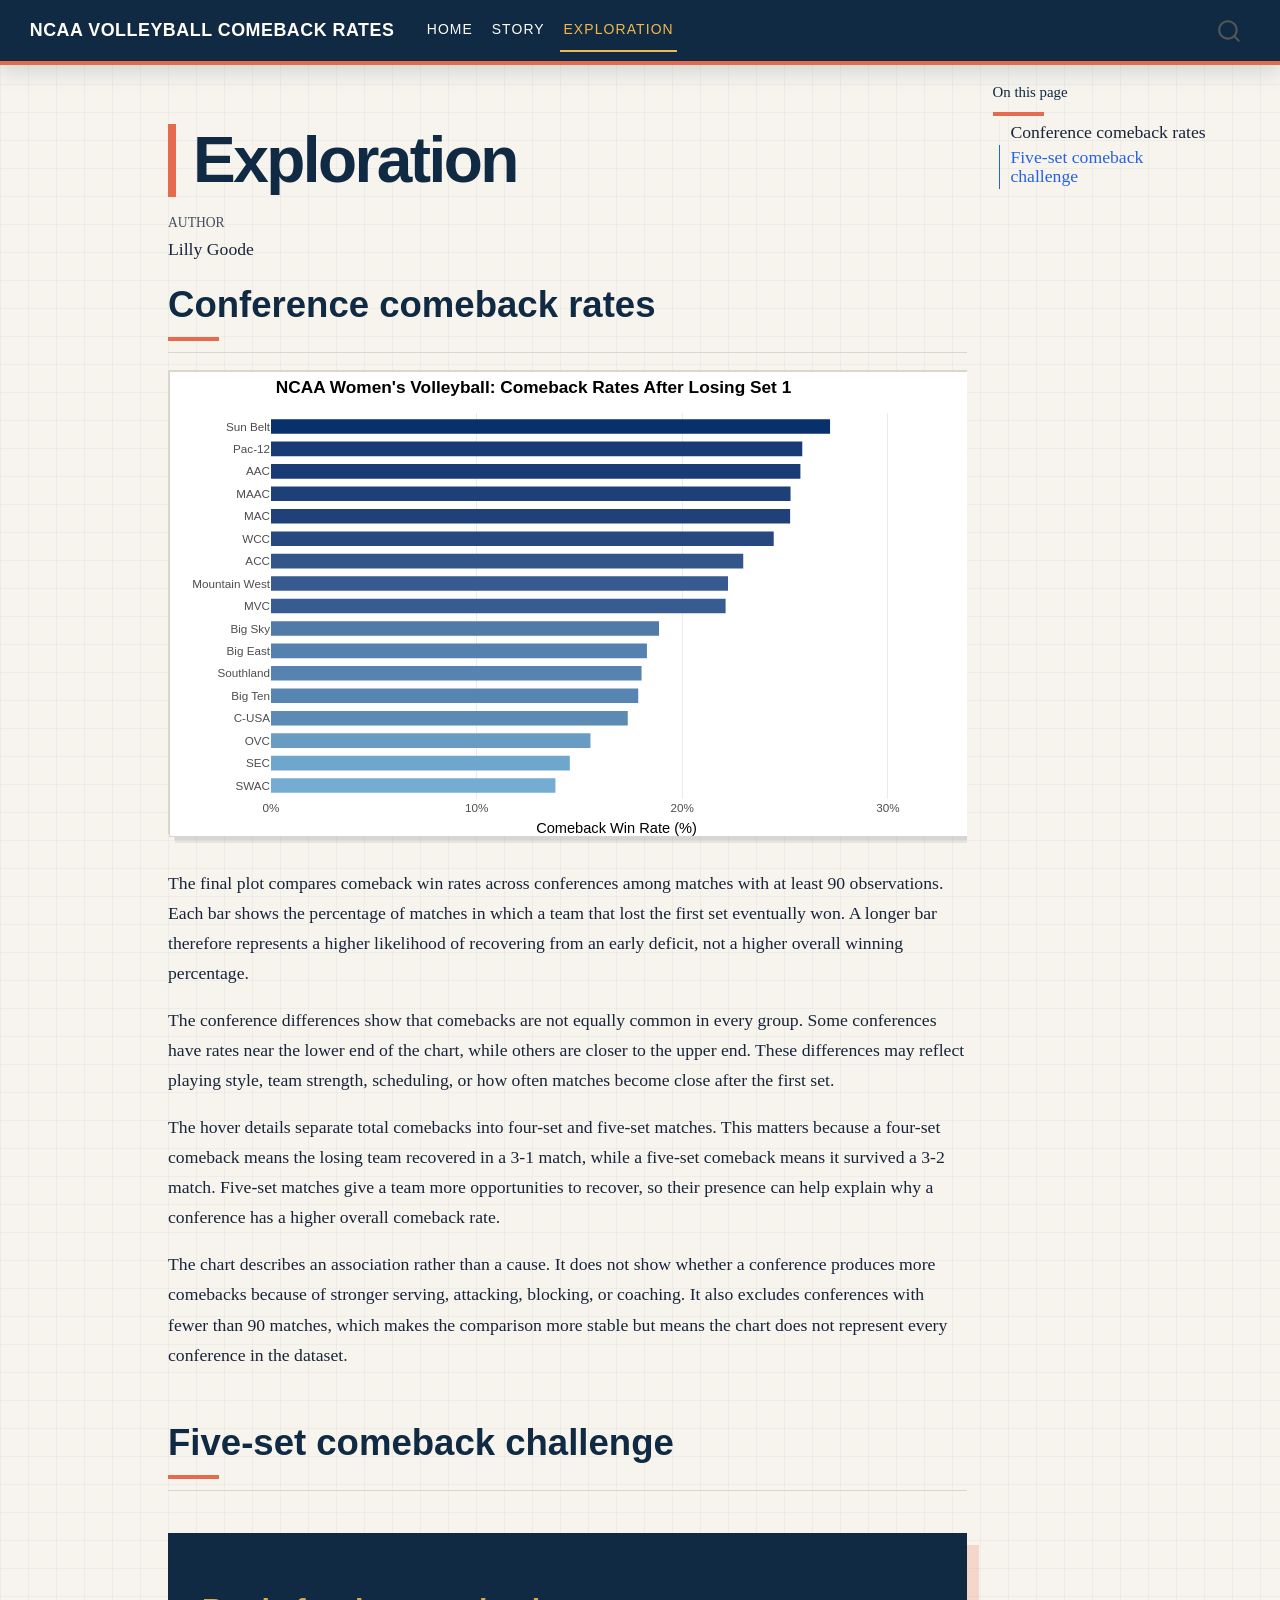
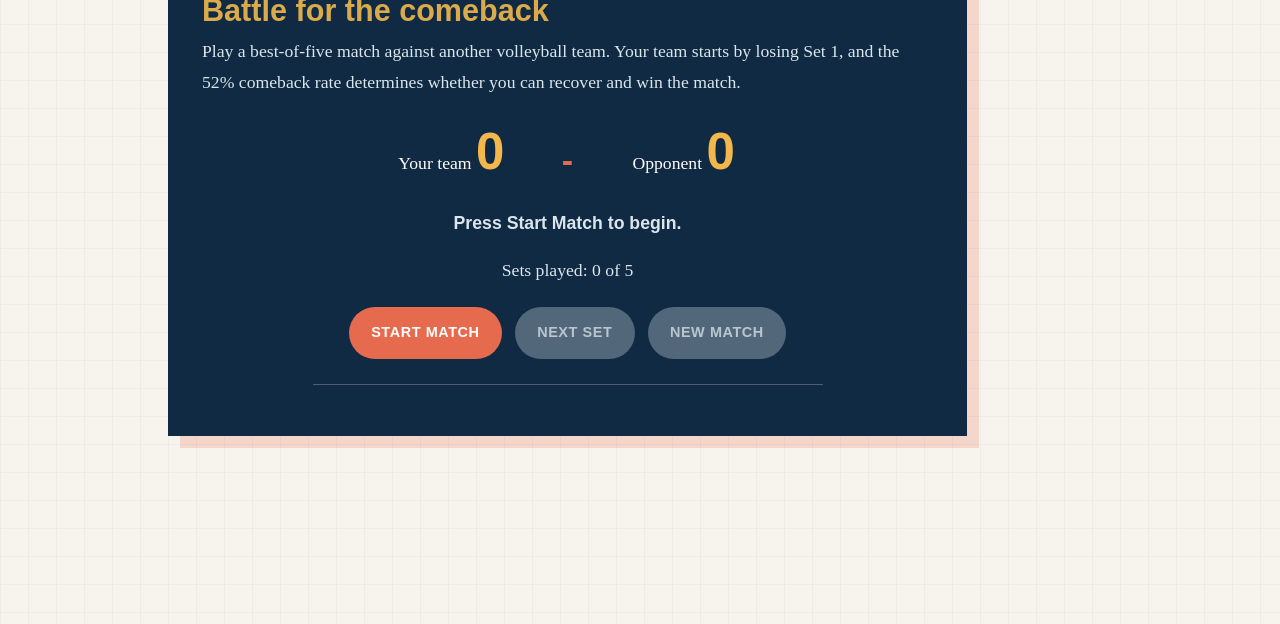
<file: exploration.html>
<!DOCTYPE html>
<html xmlns="http://www.w3.org/1999/xhtml" lang="en" xml:lang="en"><head>

<meta charset="utf-8">
<meta name="generator" content="quarto-1.10.18">

<meta name="viewport" content="width=device-width, initial-scale=1.0, user-scalable=yes">

<meta name="author" content="Lilly Goode">

<title>Exploration – NCAA Volleyball Comeback Rates</title>
<style>
/* Default styles provided by pandoc.
** See https://pandoc.org/MANUAL.html#variables-for-html for config info.
*/
span.smallcaps{font-variant: small-caps;}
div.columns{display: flex; gap: 1.5em;}
div.column{flex: auto;}
@media screen {
div.columns{gap: min(4vw, 1.5em);}
div.column{overflow-x: auto;}
}
div.hanging-indent{margin-left: 1.5em; text-indent: -1.5em;}
ul.task-list{list-style: none;}
ul.task-list li input[type="checkbox"] {
  width: 0.8em;
  margin: 0 0.8em 0.2em -1em; /* quarto-specific, see https://github.com/quarto-dev/quarto-cli/issues/4556 */ 
  vertical-align: middle;
}
</style>


<script src="site_libs/quarto-nav/quarto-nav.js"></script>
<script src="site_libs/quarto-nav/headroom.min.js"></script>
<script src="site_libs/clipboard/clipboard.min.js"></script>
<script src="site_libs/quarto-search/autocomplete.umd.js"></script>
<script src="site_libs/quarto-search/fuse.min.js"></script>
<script src="site_libs/quarto-search/quarto-search.js"></script>
<meta name="quarto:offset" content="./">
<script src="site_libs/quarto-html/quarto.js" type="module"></script>
<script src="site_libs/quarto-html/tabsets/tabsets.js" type="module"></script>
<script src="site_libs/quarto-html/popper.min.js"></script>
<script src="site_libs/quarto-html/tippy.umd.min.js"></script>
<script src="site_libs/quarto-html/anchor.min.js"></script>
<link href="site_libs/quarto-html/tippy.css" rel="stylesheet">
<link href="site_libs/quarto-html/quarto-syntax-highlighting-64a204ab8560d761af7679ceaba22944.css" rel="stylesheet" id="quarto-text-highlighting-styles">
<script src="site_libs/bootstrap/bootstrap.min.js"></script>
<link href="site_libs/bootstrap/bootstrap-icons.css" rel="stylesheet">
<link href="site_libs/bootstrap/bootstrap-3eaf8885052e939fbbbe2bfb513fc417.min.css" rel="stylesheet" append-hash="true" id="quarto-bootstrap" data-mode="light">
<script id="quarto-search-options" type="application/json">{
  "location": "navbar",
  "copy-button": false,
  "collapse-after": 3,
  "panel-placement": "end",
  "type": "overlay",
  "limit": 50,
  "keyboard-shortcut": [
    "f",
    "/",
    "s"
  ],
  "show-item-context": false,
  "language": {
    "search-no-results-text": "No results",
    "search-matching-documents-text": "matching documents",
    "search-copy-link-title": "Copy link to search",
    "search-hide-matches-text": "Hide additional matches",
    "search-more-match-text": "more match in this document",
    "search-more-matches-text": "more matches in this document",
    "search-clear-button-title": "Clear",
    "search-text-placeholder": "",
    "search-detached-cancel-button-title": "Cancel",
    "search-submit-button-title": "Submit",
    "search-label": "Search"
  }
}</script>
<link href="site_libs/htmltools-fill-0.5.9/fill.css" rel="stylesheet">
<script src="site_libs/htmlwidgets-1.6.4/htmlwidgets.js"></script>
<script src="site_libs/plotly-binding-4.12.1/plotly.js"></script>
<script src="site_libs/typedarray-0.1/typedarray.min.js"></script>
<script src="site_libs/jquery-3.5.1/jquery.min.js"></script>
<link href="site_libs/crosstalk-1.2.2/css/crosstalk.min.css" rel="stylesheet">
<script src="site_libs/crosstalk-1.2.2/js/crosstalk.min.js"></script>
<link href="site_libs/plotly-htmlwidgets-css-2.25.2/plotly-htmlwidgets.css" rel="stylesheet">
<script src="site_libs/plotly-main-2.25.2/plotly-latest.min.js"></script>


<link rel="stylesheet" href="styles.css">
</head>

<body class="nav-fixed quarto-light">

<div id="quarto-search-results"></div>
  <header id="quarto-header" class="headroom fixed-top">
    <nav class="navbar navbar-expand-lg " data-bs-theme="dark">
      <div class="navbar-container container-fluid">
      <div class="navbar-brand-container mx-auto">
    <a class="navbar-brand" href="./index.html">
    <span class="navbar-title">NCAA Volleyball Comeback Rates</span>
    </a>
  </div>
            <div id="quarto-search" class="" title="Search"></div>
          <button class="navbar-toggler" type="button" data-bs-toggle="collapse" data-bs-target="#navbarCollapse" aria-controls="navbarCollapse" role="menu" aria-expanded="false" aria-label="Toggle navigation" onclick="if (window.quartoToggleHeadroom) { window.quartoToggleHeadroom(); }">
  <span class="navbar-toggler-icon"></span>
</button>
          <div class="collapse navbar-collapse" id="navbarCollapse">
            <ul class="navbar-nav navbar-nav-scroll me-auto">
  <li class="nav-item">
    <a class="nav-link" href="./index.html"> 
<span class="menu-text">Home</span></a>
  </li>  
  <li class="nav-item">
    <a class="nav-link" href="./story.html"> 
<span class="menu-text">Story</span></a>
  </li>  
  <li class="nav-item">
    <a class="nav-link active" href="./exploration.html" aria-current="page"> 
<span class="menu-text">Exploration</span></a>
  </li>  
</ul>
          </div> <!-- /navcollapse -->
            <div class="quarto-navbar-tools">
</div>
      </div> <!-- /container-fluid -->
    </nav>
</header>
<!-- content -->
<div id="quarto-content" class="quarto-container page-columns page-rows-contents page-layout-article page-navbar">
<!-- sidebar -->
<!-- margin-sidebar -->
    <div id="quarto-margin-sidebar" class="sidebar margin-sidebar">
        <nav id="TOC" role="doc-toc" class="toc-active">
    <h2 id="toc-title">On this page</h2>
   
  <ul>
  <li><a href="#conference-comeback-rates" id="toc-conference-comeback-rates" class="nav-link active" data-scroll-target="#conference-comeback-rates">Conference comeback rates</a></li>
  <li><a href="#five-set-comeback-challenge" id="toc-five-set-comeback-challenge" class="nav-link" data-scroll-target="#five-set-comeback-challenge">Five-set comeback challenge</a></li>
  </ul>
</nav>
    </div>
<!-- main -->
<main class="content" id="quarto-document-content">

<header id="title-block-header" class="quarto-title-block default">
<div class="quarto-title">
<h1 class="title">Exploration</h1>
</div>



<div class="quarto-title-meta">

    <div>
    <div class="quarto-title-meta-heading">Author</div>
    <div class="quarto-title-meta-contents">
             <p>Lilly Goode </p>
          </div>
  </div>
    
  
    
  </div>
  


</header>


<section id="conference-comeback-rates" class="level2">
<h2 class="anchored" data-anchor-id="conference-comeback-rates">Conference comeback rates</h2>
<div class="cell">
<div class="cell-output-display">
<div class="plotly html-widget html-fill-item" id="htmlwidget-657066f17a420951e5d4" style="width:100%;height:464px;"></div>
<script type="application/json" data-for="htmlwidget-657066f17a420951e5d4">{"x":{"data":[{"orientation":"v","width":13.829787234042554,"base":0.67500000000000004,"x":[6.9148936170212769],"y":[0.64999999999999991],"text":"<b>SWAC Conference<\/b><br>Comeback Win Rate: <b>13.8%<\/b><br>Total Comebacks: 13 of 94 matches<br>4-Set Comebacks (3-1): 9<br>5-Set Comebacks (3-2): 4","type":"bar","textposition":"none","marker":{"autocolorscale":false,"color":"rgba(116,173,209,1)","line":{"width":1.8897637795275593,"color":"transparent"}},"showlegend":false,"xaxis":"x","yaxis":"y","hoverinfo":"text","frame":null},{"orientation":"v","width":14.529914529914532,"base":1.675,"x":[7.2649572649572658],"y":[0.65000000000000013],"text":"<b>SEC Conference<\/b><br>Comeback Win Rate: <b>14.5%<\/b><br>Total Comebacks: 17 of 117 matches<br>4-Set Comebacks (3-1): 7<br>5-Set Comebacks (3-2): 10","type":"bar","textposition":"none","marker":{"autocolorscale":false,"color":"rgba(111,166,203,1)","line":{"width":1.8897637795275593,"color":"transparent"}},"showlegend":false,"xaxis":"x","yaxis":"y","hoverinfo":"text","frame":null},{"orientation":"v","width":15.53398058252427,"base":2.6749999999999998,"x":[7.7669902912621351],"y":[0.65000000000000036],"text":"<b>OVC Conference<\/b><br>Comeback Win Rate: <b>15.5%<\/b><br>Total Comebacks: 16 of 103 matches<br>4-Set Comebacks (3-1): 8<br>5-Set Comebacks (3-2): 8","type":"bar","textposition":"none","marker":{"autocolorscale":false,"color":"rgba(104,156,195,1)","line":{"width":1.8897637795275593,"color":"transparent"}},"showlegend":false,"xaxis":"x","yaxis":"y","hoverinfo":"text","frame":null},{"orientation":"v","width":17.346938775510203,"base":3.6749999999999998,"x":[8.6734693877551017],"y":[0.65000000000000036],"text":"<b>C-USA Conference<\/b><br>Comeback Win Rate: <b>17.3%<\/b><br>Total Comebacks: 17 of 98 matches<br>4-Set Comebacks (3-1): 14<br>5-Set Comebacks (3-2): 3","type":"bar","textposition":"none","marker":{"autocolorscale":false,"color":"rgba(91,138,181,1)","line":{"width":1.8897637795275593,"color":"transparent"}},"showlegend":false,"xaxis":"x","yaxis":"y","hoverinfo":"text","frame":null},{"orientation":"v","width":17.857142857142858,"base":4.6749999999999998,"x":[8.9285714285714288],"y":[0.65000000000000036],"text":"<b>Big Ten Conference<\/b><br>Comeback Win Rate: <b>17.9%<\/b><br>Total Comebacks: 25 of 140 matches<br>4-Set Comebacks (3-1): 14<br>5-Set Comebacks (3-2): 11","type":"bar","textposition":"none","marker":{"autocolorscale":false,"color":"rgba(87,133,177,1)","line":{"width":1.8897637795275593,"color":"transparent"}},"showlegend":false,"xaxis":"x","yaxis":"y","hoverinfo":"text","frame":null},{"orientation":"v","width":18.018018018018019,"base":5.6749999999999998,"x":[9.0090090090090094],"y":[0.65000000000000036],"text":"<b>Southland Conference<\/b><br>Comeback Win Rate: <b>18%<\/b><br>Total Comebacks: 20 of 111 matches<br>4-Set Comebacks (3-1): 14<br>5-Set Comebacks (3-2): 6","type":"bar","textposition":"none","marker":{"autocolorscale":false,"color":"rgba(86,131,176,1)","line":{"width":1.8897637795275593,"color":"transparent"}},"showlegend":false,"xaxis":"x","yaxis":"y","hoverinfo":"text","frame":null},{"orientation":"v","width":18.27956989247312,"base":6.6749999999999998,"x":[9.1397849462365599],"y":[0.65000000000000036],"text":"<b>Big East Conference<\/b><br>Comeback Win Rate: <b>18.3%<\/b><br>Total Comebacks: 17 of 93 matches<br>4-Set Comebacks (3-1): 6<br>5-Set Comebacks (3-2): 11","type":"bar","textposition":"none","marker":{"autocolorscale":false,"color":"rgba(84,129,174,1)","line":{"width":1.8897637795275593,"color":"transparent"}},"showlegend":false,"xaxis":"x","yaxis":"y","hoverinfo":"text","frame":null},{"orientation":"v","width":18.867924528301888,"base":7.6749999999999998,"x":[9.433962264150944],"y":[0.64999999999999947],"text":"<b>Big Sky Conference<\/b><br>Comeback Win Rate: <b>18.9%<\/b><br>Total Comebacks: 20 of 106 matches<br>4-Set Comebacks (3-1): 8<br>5-Set Comebacks (3-2): 12","type":"bar","textposition":"none","marker":{"autocolorscale":false,"color":"rgba(80,123,169,1)","line":{"width":1.8897637795275593,"color":"transparent"}},"showlegend":false,"xaxis":"x","yaxis":"y","hoverinfo":"text","frame":null},{"orientation":"v","width":22.105263157894736,"base":8.6750000000000007,"x":[11.052631578947368],"y":[0.64999999999999858],"text":"<b>MVC Conference<\/b><br>Comeback Win Rate: <b>22.1%<\/b><br>Total Comebacks: 21 of 95 matches<br>4-Set Comebacks (3-1): 9<br>5-Set Comebacks (3-2): 12","type":"bar","textposition":"none","marker":{"autocolorscale":false,"color":"rgba(56,92,145,1)","line":{"width":1.8897637795275593,"color":"transparent"}},"showlegend":false,"xaxis":"x","yaxis":"y","hoverinfo":"text","frame":null},{"orientation":"v","width":22.222222222222221,"base":9.6750000000000007,"x":[11.111111111111111],"y":[0.64999999999999858],"text":"<b>Mountain West Conference<\/b><br>Comeback Win Rate: <b>22.2%<\/b><br>Total Comebacks: 22 of 99 matches<br>4-Set Comebacks (3-1): 8<br>5-Set Comebacks (3-2): 14","type":"bar","textposition":"none","marker":{"autocolorscale":false,"color":"rgba(55,91,144,1)","line":{"width":1.8897637795275593,"color":"transparent"}},"showlegend":false,"xaxis":"x","yaxis":"y","hoverinfo":"text","frame":null},{"orientation":"v","width":22.962962962962962,"base":10.675000000000001,"x":[11.481481481481481],"y":[0.64999999999999858],"text":"<b>ACC Conference<\/b><br>Comeback Win Rate: <b>23%<\/b><br>Total Comebacks: 31 of 135 matches<br>4-Set Comebacks (3-1): 15<br>5-Set Comebacks (3-2): 16","type":"bar","textposition":"none","marker":{"autocolorscale":false,"color":"rgba(50,85,138,1)","line":{"width":1.8897637795275593,"color":"transparent"}},"showlegend":false,"xaxis":"x","yaxis":"y","hoverinfo":"text","frame":null},{"orientation":"v","width":24.444444444444443,"base":11.675000000000001,"x":[12.222222222222221],"y":[0.64999999999999858],"text":"<b>WCC Conference<\/b><br>Comeback Win Rate: <b>24.4%<\/b><br>Total Comebacks: 22 of 90 matches<br>4-Set Comebacks (3-1): 14<br>5-Set Comebacks (3-2): 8","type":"bar","textposition":"none","marker":{"autocolorscale":false,"color":"rgba(38,71,127,1)","line":{"width":1.8897637795275593,"color":"transparent"}},"showlegend":false,"xaxis":"x","yaxis":"y","hoverinfo":"text","frame":null},{"orientation":"v","width":25.242718446601941,"base":12.675000000000001,"x":[12.621359223300971],"y":[0.64999999999999858],"text":"<b>MAC Conference<\/b><br>Comeback Win Rate: <b>25.2%<\/b><br>Total Comebacks: 26 of 103 matches<br>4-Set Comebacks (3-1): 12<br>5-Set Comebacks (3-2): 14","type":"bar","textposition":"none","marker":{"autocolorscale":false,"color":"rgba(31,64,121,1)","line":{"width":1.8897637795275593,"color":"transparent"}},"showlegend":false,"xaxis":"x","yaxis":"y","hoverinfo":"text","frame":null},{"orientation":"v","width":25.263157894736842,"base":13.675000000000001,"x":[12.631578947368421],"y":[0.64999999999999858],"text":"<b>MAAC Conference<\/b><br>Comeback Win Rate: <b>25.3%<\/b><br>Total Comebacks: 24 of 95 matches<br>4-Set Comebacks (3-1): 12<br>5-Set Comebacks (3-2): 12","type":"bar","textposition":"none","marker":{"autocolorscale":false,"color":"rgba(30,64,121,1)","line":{"width":1.8897637795275593,"color":"transparent"}},"showlegend":false,"xaxis":"x","yaxis":"y","hoverinfo":"text","frame":null},{"orientation":"v","width":25.742574257425744,"base":14.675000000000001,"x":[12.871287128712872],"y":[0.64999999999999858],"text":"<b>AAC Conference<\/b><br>Comeback Win Rate: <b>25.7%<\/b><br>Total Comebacks: 26 of 101 matches<br>4-Set Comebacks (3-1): 8<br>5-Set Comebacks (3-2): 18","type":"bar","textposition":"none","marker":{"autocolorscale":false,"color":"rgba(26,60,118,1)","line":{"width":1.8897637795275593,"color":"transparent"}},"showlegend":false,"xaxis":"x","yaxis":"y","hoverinfo":"text","frame":null},{"orientation":"v","width":25.833333333333336,"base":15.675000000000001,"x":[12.916666666666668],"y":[0.64999999999999858],"text":"<b>Pac-12 Conference<\/b><br>Comeback Win Rate: <b>25.8%<\/b><br>Total Comebacks: 31 of 120 matches<br>4-Set Comebacks (3-1): 15<br>5-Set Comebacks (3-2): 16","type":"bar","textposition":"none","marker":{"autocolorscale":false,"color":"rgba(25,59,117,1)","line":{"width":1.8897637795275593,"color":"transparent"}},"showlegend":false,"xaxis":"x","yaxis":"y","hoverinfo":"text","frame":null},{"orientation":"v","width":27.184466019417474,"base":16.675000000000001,"x":[13.592233009708737],"y":[0.64999999999999858],"text":"<b>Sun Belt Conference<\/b><br>Comeback Win Rate: <b>27.2%<\/b><br>Total Comebacks: 28 of 103 matches<br>4-Set Comebacks (3-1): 14<br>5-Set Comebacks (3-2): 14","type":"bar","textposition":"none","marker":{"autocolorscale":false,"color":"rgba(8,48,107,1)","line":{"width":1.8897637795275593,"color":"transparent"}},"showlegend":false,"xaxis":"x","yaxis":"y","hoverinfo":"text","frame":null}],"layout":{"margin":{"t":40.574512245745126,"r":7.3059360730593621,"b":37.260273972602747,"l":86.940639269406418},"paper_bgcolor":"rgba(255,255,255,1)","font":{"color":"rgba(0,0,0,1)","family":"","size":14.611872146118724},"title":{"text":"<b> NCAA Women's Volleyball: Comeback Rates After Losing Set 1 <\/b>","font":{"color":"rgba(0,0,0,1)","family":"","size":17.268576172685762},"x":0,"xref":"paper"},"xaxis":{"domain":[0,1],"automargin":true,"type":"linear","autorange":false,"range":[0,33.600000000000001],"tickmode":"array","ticktext":["0%","10%","20%","30%"],"tickvals":[0,10,20,30],"categoryorder":"array","categoryarray":["0%","10%","20%","30%"],"nticks":null,"ticks":"","tickcolor":null,"ticklen":3.6529680365296811,"tickwidth":0,"showticklabels":true,"tickfont":{"color":"rgba(77,77,77,1)","family":"","size":11.68949771689498},"tickangle":-0,"showline":false,"linecolor":null,"linewidth":0,"showgrid":true,"gridcolor":"rgba(235,235,235,1)","gridwidth":0.66417600664176002,"zeroline":false,"anchor":"y","title":{"text":"Comeback Win Rate (%)","font":{"color":"rgba(0,0,0,1)","family":"","size":14.611872146118724}},"hoverformat":".2f"},"yaxis":{"domain":[0,1],"automargin":true,"type":"linear","autorange":false,"range":[0.40000000000000002,17.600000000000001],"tickmode":"array","ticktext":["SWAC","SEC","OVC","C-USA","Big Ten","Southland","Big East","Big Sky","MVC","Mountain West","ACC","WCC","MAC","MAAC","AAC","Pac-12","Sun Belt"],"tickvals":[1,2,3,4,5,6,7,8,9,10,11,12,13,14,15,16,17],"categoryorder":"array","categoryarray":["SWAC","SEC","OVC","C-USA","Big Ten","Southland","Big East","Big Sky","MVC","Mountain West","ACC","WCC","MAC","MAAC","AAC","Pac-12","Sun Belt"],"nticks":null,"ticks":"","tickcolor":null,"ticklen":3.6529680365296811,"tickwidth":0,"showticklabels":true,"tickfont":{"color":"rgba(77,77,77,1)","family":"","size":11.68949771689498},"tickangle":-0,"showline":false,"linecolor":null,"linewidth":0,"showgrid":false,"gridcolor":null,"gridwidth":0,"zeroline":false,"anchor":"x","title":{"text":"","font":{"color":"rgba(0,0,0,1)","family":"","size":14.611872146118724}},"hoverformat":".2f"},"shapes":[],"showlegend":false,"legend":{"bgcolor":null,"bordercolor":null,"borderwidth":0,"font":{"color":"rgba(0,0,0,1)","family":"","size":11.68949771689498},"title":{"text":"","font":{"color":"rgba(0,0,0,1)","family":"","size":14.611872146118724}}},"hovermode":"closest","barmode":"relative"},"config":{"doubleClick":"reset","modeBarButtonsToAdd":["hoverclosest","hovercompare"],"showSendToCloud":false,"displayModeBar":false},"source":"A","attrs":{"59fb3fe14b09":{"x":{},"y":{},"fill":{},"text":{},"type":"bar"}},"cur_data":"59fb3fe14b09","visdat":{"59fb3fe14b09":["function (y) ","x"]},"highlight":{"on":"plotly_click","persistent":false,"dynamic":false,"selectize":false,"opacityDim":0.20000000000000001,"selected":{"opacity":1},"debounce":0},"shinyEvents":["plotly_hover","plotly_click","plotly_selected","plotly_relayout","plotly_brushed","plotly_brushing","plotly_clickannotation","plotly_doubleclick","plotly_deselect","plotly_afterplot","plotly_sunburstclick"],"base_url":"https://plot.ly"},"evals":[],"jsHooks":[]}</script>
</div>
</div>
<p>The final plot compares comeback win rates across conferences among matches with at least 90 observations. Each bar shows the percentage of matches in which a team that lost the first set eventually won. A longer bar therefore represents a higher likelihood of recovering from an early deficit, not a higher overall winning percentage.</p>
<p>The conference differences show that comebacks are not equally common in every group. Some conferences have rates near the lower end of the chart, while others are closer to the upper end. These differences may reflect playing style, team strength, scheduling, or how often matches become close after the first set.</p>
<p>The hover details separate total comebacks into four-set and five-set matches. This matters because a four-set comeback means the losing team recovered in a 3-1 match, while a five-set comeback means it survived a 3-2 match. Five-set matches give a team more opportunities to recover, so their presence can help explain why a conference has a higher overall comeback rate.</p>
<p>The chart describes an association rather than a cause. It does not show whether a conference produces more comebacks because of stronger serving, attacking, blocking, or coaching. It also excludes conferences with fewer than 90 matches, which makes the comparison more stable but means the chart does not represent every conference in the dataset.</p>
</section>
<section id="five-set-comeback-challenge" class="level2">
<h2 class="anchored" data-anchor-id="five-set-comeback-challenge">Five-set comeback challenge</h2>
<section class="match-game" aria-labelledby="match-game-title">
<h3 id="match-game-title" class="anchored">
Battle for the comeback
</h3>
<p class="game-intro">
Play a best-of-five match against another volleyball team. Your team starts by losing Set 1, and the 52% comeback rate determines whether you can recover and win the match.
</p>
<div class="game-scoreboard" aria-live="polite">
<div class="team-score">
<p><span id="player-team-name">Your team</span> <strong id="player-score">0</strong></p>
</div>
<div class="score-divider">
-
</div>
<div class="team-score">
<p><span id="opponent-team-name">Opponent</span> <strong id="opponent-score">0</strong></p>
</div>
</div>
<p id="game-status" class="game-status" role="status">
Press Start Match to begin.
</p>
<p class="set-counter">
Sets played: <span id="sets-played">0</span> of 5
</p>
<div class="game-controls">
<button id="start-match" type="button">
Start Match
</button>
<button id="next-set" type="button" disabled="">
Next Set
</button>
<button id="new-match" type="button" disabled="">
New Match
</button>
</div>
<ol id="match-log" class="match-log" aria-label="Match results">
</ol>
</section>
<script>
(() => {
  const comebackRate = 0.52;
  const opponentNames = ["Coastal Spikers", "Summit Six", "River City Aces", "Lakeside Blocks"];
  const playerTeamName = document.querySelector("#player-team-name");
  const opponentTeamName = document.querySelector("#opponent-team-name");
  const playerScore = document.querySelector("#player-score");
  const opponentScore = document.querySelector("#opponent-score");
  const gameStatus = document.querySelector("#game-status");
  const setsPlayed = document.querySelector("#sets-played");
  const matchLog = document.querySelector("#match-log");
  const startButton = document.querySelector("#start-match");
  const nextSetButton = document.querySelector("#next-set");
  const newMatchButton = document.querySelector("#new-match");
  let match = null;

  function makeSetPlan() {
    const comeback = Math.random() < comebackRate;
    if (comeback) {
      return Math.random() < 0.5 ? [false, true, true, true] : [false, true, false, true, true];
    }

    const lossPlans = [[false, false, false], [false, true, false, false], [false, true, true, false, false]];
    return lossPlans[Math.floor(Math.random() * lossPlans.length)];
  }

  function updateScoreboard() {
    playerScore.textContent = match.playerWins;
    opponentScore.textContent = match.opponentWins;
    setsPlayed.textContent = match.setIndex;
  }

  function addLog(message) {
    const entry = document.createElement("li");
    entry.textContent = message;
    matchLog.appendChild(entry);
  }

  function resetBoard() {
    playerScore.textContent = "0";
    opponentScore.textContent = "0";
    setsPlayed.textContent = "0";
    matchLog.innerHTML = "";
    gameStatus.textContent = "Press Start Match to begin.";
  }

  function startMatch() {
    const opponent = opponentNames[Math.floor(Math.random() * opponentNames.length)];
    match = {
      opponent,
      setPlan: makeSetPlan(),
      setIndex: 0,
      playerWins: 0,
      opponentWins: 0
    };
    playerTeamName.textContent = "Comeback Crew";
    opponentTeamName.textContent = opponent;
    resetBoard();
    nextSetButton.disabled = false;
    newMatchButton.disabled = false;
    startButton.disabled = true;
    gameStatus.textContent = `Match started against ${opponent}. Play Set 1 to begin.`;
  }

  function finishMatch() {
    const won = match.playerWins === 3;
    gameStatus.textContent = won
      ? `You won ${match.playerWins}-${match.opponentWins}! The comeback was successful.`
      : `You lost ${match.playerWins}-${match.opponentWins}. The comeback attempt fell short.`;
    nextSetButton.disabled = true;
    startButton.disabled = true;
  }

  function playNextSet() {
    const playerWonSet = match.setPlan[match.setIndex];
    match.setIndex += 1;
    if (playerWonSet) {
      match.playerWins += 1;
    } else {
      match.opponentWins += 1;
    }
    updateScoreboard();
    addLog(`Set ${match.setIndex}: ${playerWonSet ? "Comeback Crew wins" : `${match.opponent} wins`}.`);

    if (match.setIndex === 1 && !playerWonSet) {
      gameStatus.textContent = "You trail 0-1. Your 52% comeback chance is now in play.";
    } else if (match.playerWins === 3 || match.opponentWins === 3 || match.setIndex === 5) {
      finishMatch();
    } else {
      gameStatus.textContent = `You are down ${match.opponentWins}-${match.playerWins}. Play Set ${match.setIndex + 1}.`;
    }
  }

  function newMatch() {
    match = null;
    playerTeamName.textContent = "Your team";
    opponentTeamName.textContent = "Opponent";
    resetBoard();
    startButton.disabled = false;
    nextSetButton.disabled = true;
    newMatchButton.disabled = true;
  }

  startButton.addEventListener("click", startMatch);
  nextSetButton.addEventListener("click", playNextSet);
  newMatchButton.addEventListener("click", newMatch);
})();
</script>


</section>

</main> <!-- /main -->
<script id="quarto-html-after-body" type="application/javascript">
  window.document.addEventListener("DOMContentLoaded", function (event) {
    const icon = "";
    const anchorJS = new window.AnchorJS();
    anchorJS.options = {
      placement: 'right',
      icon: icon
    };
    anchorJS.add('.anchored');
    const isCodeAnnotation = (el) => {
      for (const clz of el.classList) {
        if (clz.startsWith('code-annotation-')) {                     
          return true;
        }
      }
      return false;
    }
    const onCopySuccess = function(e) {
      // button target
      const button = e.trigger;
      // don't keep focus
      button.blur();
      // flash "checked"
      button.classList.add('code-copy-button-checked');
      var currentTitle = button.getAttribute("title");
      button.setAttribute("title", "Copied!");
      let tooltip;
      if (window.bootstrap) {
        button.setAttribute("data-bs-toggle", "tooltip");
        button.setAttribute("data-bs-placement", "left");
        button.setAttribute("data-bs-title", "Copied!");
        tooltip = new bootstrap.Tooltip(button, 
          { trigger: "manual", 
            customClass: "code-copy-button-tooltip",
            offset: [0, -8]});
        tooltip.show();    
      }
      setTimeout(function() {
        if (tooltip) {
          tooltip.hide();
          button.removeAttribute("data-bs-title");
          button.removeAttribute("data-bs-toggle");
          button.removeAttribute("data-bs-placement");
        }
        button.setAttribute("title", currentTitle);
        button.classList.remove('code-copy-button-checked');
      }, 1000);
      // clear code selection
      e.clearSelection();
    }
    const getTextToCopy = function(trigger) {
      const outerScaffold = trigger.parentElement.cloneNode(true);
      const codeEl = outerScaffold.querySelector('code');
      for (const childEl of codeEl.children) {
        if (isCodeAnnotation(childEl)) {
          childEl.remove();
        }
      }
      return codeEl.innerText;
    }
    const clipboard = new window.ClipboardJS('.code-copy-button:not([data-in-quarto-modal])', {
      text: getTextToCopy
    });
    clipboard.on('success', onCopySuccess);
    if (window.document.getElementById('quarto-embedded-source-code-modal')) {
      const clipboardModal = new window.ClipboardJS('.code-copy-button[data-in-quarto-modal]', {
        text: getTextToCopy,
        container: window.document.getElementById('quarto-embedded-source-code-modal')
      });
      clipboardModal.on('success', onCopySuccess);
    }
      var localhostRegex = new RegExp(/^(?:http|https):\/\/localhost\:?[0-9]*\//);
      var mailtoRegex = new RegExp(/^mailto:/);
        var filterRegex = new RegExp("https:\/\/goodelilly2-svg\.github\.io\/comeback-rates\/");
      var isInternal = (href) => {
          return filterRegex.test(href) || localhostRegex.test(href) || mailtoRegex.test(href);
      }
      // Inspect non-navigation links and adorn them if external
     var links = window.document.querySelectorAll('a[href]:not(.nav-link):not(.navbar-brand):not(.toc-action):not(.sidebar-link):not(.sidebar-item-toggle):not(.pagination-link):not(.no-external):not([aria-hidden]):not(.dropdown-item):not(.quarto-navigation-tool):not(.about-link)');
      for (var i=0; i<links.length; i++) {
        const link = links[i];
        if (!isInternal(link.href)) {
          // undo the damage that might have been done by quarto-nav.js in the case of
          // links that we want to consider external
          if (link.dataset.originalHref !== undefined) {
            link.href = link.dataset.originalHref;
          }
        }
      }
    function tippyHover(el, contentFn, onTriggerFn, onUntriggerFn) {
      const config = {
        allowHTML: true,
        maxWidth: 500,
        delay: 100,
        arrow: false,
        appendTo: function(el) {
            return el.parentElement;
        },
        interactive: true,
        interactiveBorder: 10,
        theme: 'quarto',
        placement: 'bottom-start',
      };
      if (contentFn) {
        config.content = contentFn;
      }
      if (onTriggerFn) {
        config.onTrigger = onTriggerFn;
      }
      if (onUntriggerFn) {
        config.onUntrigger = onUntriggerFn;
      }
      window.tippy(el, config); 
    }
    const noterefs = window.document.querySelectorAll('a[role="doc-noteref"]');
    for (var i=0; i<noterefs.length; i++) {
      const ref = noterefs[i];
      tippyHover(ref, function() {
        // use id or data attribute instead here
        let href = ref.getAttribute('data-footnote-href') || ref.getAttribute('href');
        try { href = new URL(href).hash; } catch {}
        const id = href.replace(/^#\/?/, "");
        const note = window.document.getElementById(id);
        if (note) {
          return note.innerHTML;
        } else {
          return "";
        }
      });
    }
    const xrefs = window.document.querySelectorAll('a.quarto-xref');
    const processXRef = (id, note) => {
      // Strip column container classes
      const stripColumnClz = (el) => {
        el.classList.remove("page-full", "page-columns");
        if (el.children) {
          for (const child of el.children) {
            stripColumnClz(child);
          }
        }
      }
      stripColumnClz(note)
      if (id === null || id.startsWith('sec-')) {
        // Special case sections, only their first couple elements
        const container = document.createElement("div");
        if (note.children && note.children.length > 2) {
          container.appendChild(note.children[0].cloneNode(true));
          for (let i = 1; i < note.children.length; i++) {
            const child = note.children[i];
            if (child.tagName === "P" && child.innerText === "") {
              continue;
            } else {
              container.appendChild(child.cloneNode(true));
              break;
            }
          }
          if (window.Quarto?.typesetMath) {
            window.Quarto.typesetMath(container);
          }
          return container.innerHTML
        } else {
          if (window.Quarto?.typesetMath) {
            window.Quarto.typesetMath(note);
          }
          return note.innerHTML;
        }
      } else {
        // Remove any anchor links if they are present
        const anchorLink = note.querySelector('a.anchorjs-link');
        if (anchorLink) {
          anchorLink.remove();
        }
        if (window.Quarto?.typesetMath) {
          window.Quarto.typesetMath(note);
        }
        if (note.classList.contains("callout")) {
          return note.outerHTML;
        } else {
          return note.innerHTML;
        }
      }
    }
    for (var i=0; i<xrefs.length; i++) {
      const xref = xrefs[i];
      tippyHover(xref, undefined, function(instance) {
        instance.disable();
        let url = xref.getAttribute('href');
        let hash = undefined; 
        if (url.startsWith('#')) {
          hash = url;
        } else {
          try { hash = new URL(url).hash; } catch {}
        }
        if (hash) {
          const id = hash.replace(/^#\/?/, "");
          const note = window.document.getElementById(id);
          if (note !== null) {
            try {
              const html = processXRef(id, note.cloneNode(true));
              instance.setContent(html);
            } finally {
              instance.enable();
              instance.show();
            }
          } else {
            // See if we can fetch this
            fetch(url.split('#')[0])
            .then(res => res.text())
            .then(html => {
              const parser = new DOMParser();
              const htmlDoc = parser.parseFromString(html, "text/html");
              const note = htmlDoc.getElementById(id);
              if (note !== null) {
                const html = processXRef(id, note);
                instance.setContent(html);
              } 
            }).finally(() => {
              instance.enable();
              instance.show();
            });
          }
        } else {
          // See if we can fetch a full url (with no hash to target)
          // This is a special case and we should probably do some content thinning / targeting
          fetch(url)
          .then(res => res.text())
          .then(html => {
            const parser = new DOMParser();
            const htmlDoc = parser.parseFromString(html, "text/html");
            const note = htmlDoc.querySelector('main.content');
            if (note !== null) {
              // This should only happen for chapter cross references
              // (since there is no id in the URL)
              // remove the first header
              if (note.children.length > 0 && note.children[0].tagName === "HEADER") {
                note.children[0].remove();
              }
              const html = processXRef(null, note);
              instance.setContent(html);
            } 
          }).finally(() => {
            instance.enable();
            instance.show();
          });
        }
      }, function(instance) {
      });
    }
        let selectedAnnoteEl;
        const selectorForAnnotation = ( cell, annotation) => {
          let cellAttr = 'data-code-cell="' + cell + '"';
          let lineAttr = 'data-code-annotation="' +  annotation + '"';
          const selector = 'span[' + cellAttr + '][' + lineAttr + ']';
          return selector;
        }
        const selectCodeLines = (annoteEl) => {
          const doc = window.document;
          const targetCell = annoteEl.getAttribute("data-target-cell");
          const targetAnnotation = annoteEl.getAttribute("data-target-annotation");
          const annoteSpan = window.document.querySelector(selectorForAnnotation(targetCell, targetAnnotation));
          const lines = annoteSpan.getAttribute("data-code-lines").split(",");
          const lineIds = lines.map((line) => {
            return targetCell + "-" + line;
          })
          let top = null;
          let height = null;
          let parent = null;
          if (lineIds.length > 0) {
              //compute the position of the single el (top and bottom and make a div)
              const el = window.document.getElementById(lineIds[0]);
              top = el.offsetTop;
              height = el.offsetHeight;
              parent = el.parentElement.parentElement;
            if (lineIds.length > 1) {
              const lastEl = window.document.getElementById(lineIds[lineIds.length - 1]);
              const bottom = lastEl.offsetTop + lastEl.offsetHeight;
              height = bottom - top;
            }
            if (top !== null && height !== null && parent !== null) {
              // cook up a div (if necessary) and position it 
              let div = window.document.getElementById("code-annotation-line-highlight");
              if (div === null) {
                div = window.document.createElement("div");
                div.setAttribute("id", "code-annotation-line-highlight");
                div.style.position = 'absolute';
                parent.appendChild(div);
              }
              div.style.top = top - 2 + "px";
              div.style.height = height + 4 + "px";
              div.style.left = 0;
              let gutterDiv = window.document.getElementById("code-annotation-line-highlight-gutter");
              if (gutterDiv === null) {
                gutterDiv = window.document.createElement("div");
                gutterDiv.setAttribute("id", "code-annotation-line-highlight-gutter");
                gutterDiv.style.position = 'absolute';
                const codeCell = window.document.getElementById(targetCell);
                const gutter = codeCell.querySelector('.code-annotation-gutter');
                gutter.appendChild(gutterDiv);
              }
              gutterDiv.style.top = top - 2 + "px";
              gutterDiv.style.height = height + 4 + "px";
            }
            selectedAnnoteEl = annoteEl;
          }
        };
        const unselectCodeLines = () => {
          const elementsIds = ["code-annotation-line-highlight", "code-annotation-line-highlight-gutter"];
          elementsIds.forEach((elId) => {
            const div = window.document.getElementById(elId);
            if (div) {
              div.remove();
            }
          });
          selectedAnnoteEl = undefined;
        };
          // Handle positioning of the toggle
      window.addEventListener(
        "resize",
        throttle(() => {
          elRect = undefined;
          if (selectedAnnoteEl) {
            selectCodeLines(selectedAnnoteEl);
          }
        }, 10)
      );
      function throttle(fn, ms) {
      let throttle = false;
      let timer;
        return (...args) => {
          if(!throttle) { // first call gets through
              fn.apply(this, args);
              throttle = true;
          } else { // all the others get throttled
              if(timer) clearTimeout(timer); // cancel #2
              timer = setTimeout(() => {
                fn.apply(this, args);
                timer = throttle = false;
              }, ms);
          }
        };
      }
        // Attach click handler to the DT
        const annoteDls = window.document.querySelectorAll('dt[data-target-cell]');
        for (const annoteDlNode of annoteDls) {
          annoteDlNode.addEventListener('click', (event) => {
            const clickedEl = event.target;
            if (clickedEl !== selectedAnnoteEl) {
              unselectCodeLines();
              const activeEl = window.document.querySelector('dt[data-target-cell].code-annotation-active');
              if (activeEl) {
                activeEl.classList.remove('code-annotation-active');
              }
              selectCodeLines(clickedEl);
              clickedEl.classList.add('code-annotation-active');
            } else {
              // Unselect the line
              unselectCodeLines();
              clickedEl.classList.remove('code-annotation-active');
            }
          });
        }
    const findCites = (el) => {
      const parentEl = el.parentElement;
      if (parentEl) {
        const cites = parentEl.dataset.cites;
        if (cites) {
          return {
            el,
            cites: cites.split(' ')
          };
        } else {
          return findCites(el.parentElement)
        }
      } else {
        return undefined;
      }
    };
    var bibliorefs = window.document.querySelectorAll('a[role="doc-biblioref"]');
    for (var i=0; i<bibliorefs.length; i++) {
      const ref = bibliorefs[i];
      const citeInfo = findCites(ref);
      if (citeInfo) {
        tippyHover(citeInfo.el, function() {
          var popup = window.document.createElement('div');
          citeInfo.cites.forEach(function(cite) {
            var citeDiv = window.document.createElement('div');
            citeDiv.classList.add('hanging-indent');
            citeDiv.classList.add('csl-entry');
            var biblioDiv = window.document.getElementById('ref-' + cite);
            if (biblioDiv) {
              citeDiv.innerHTML = biblioDiv.innerHTML;
            }
            popup.appendChild(citeDiv);
          });
          return popup.innerHTML;
        });
      }
    }
  });
  </script>
</div> <!-- /content -->




</body></html>
</file>
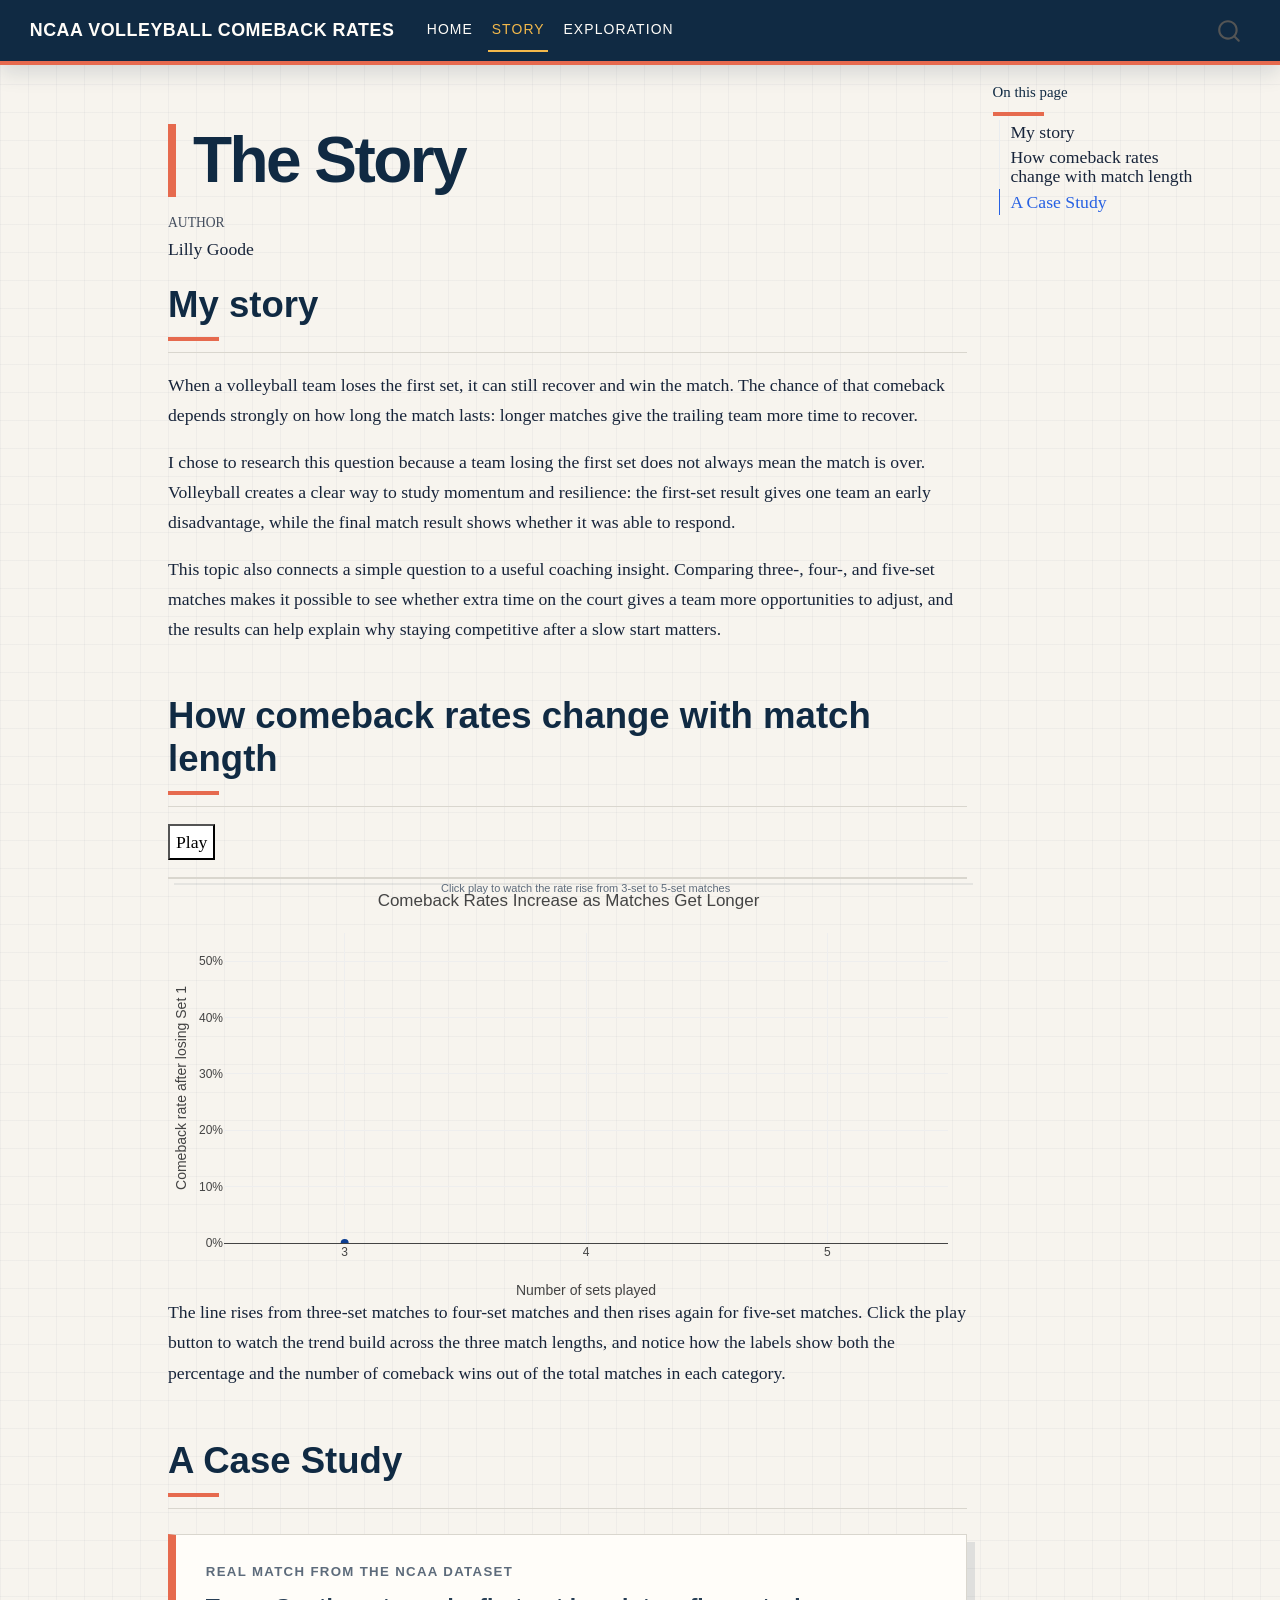
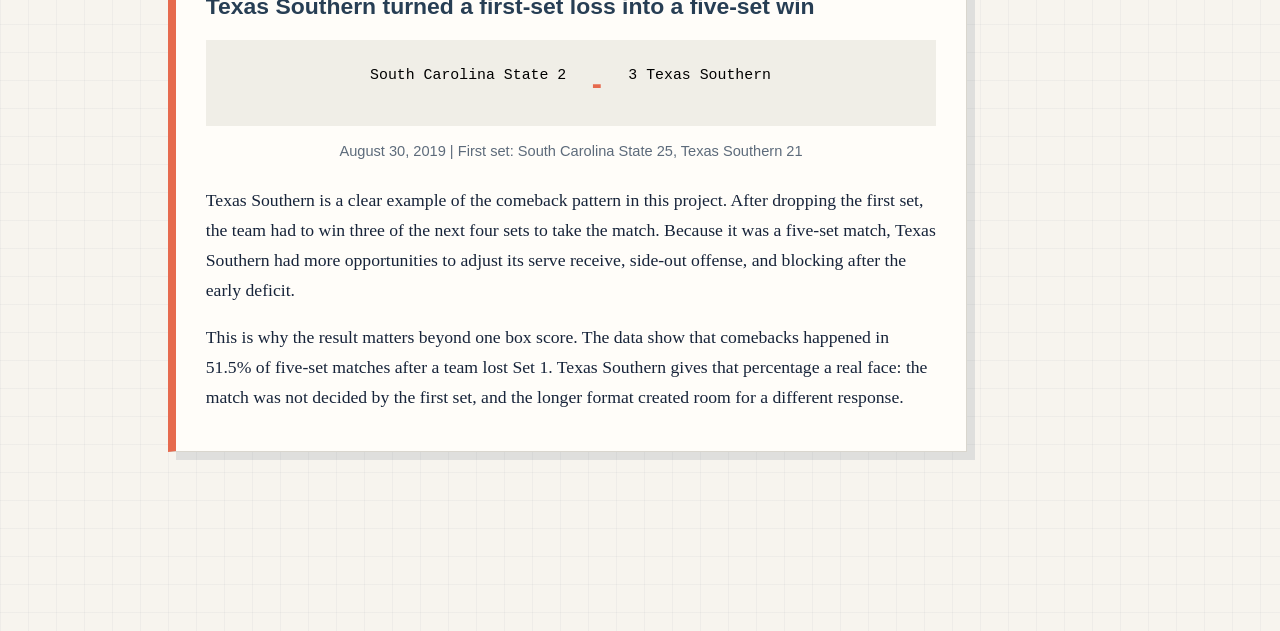
<file: story.html>
<!DOCTYPE html>
<html xmlns="http://www.w3.org/1999/xhtml" lang="en" xml:lang="en"><head>

<meta charset="utf-8">
<meta name="generator" content="quarto-1.10.18">

<meta name="viewport" content="width=device-width, initial-scale=1.0, user-scalable=yes">

<meta name="author" content="Lilly Goode">

<title>The Story – NCAA Volleyball Comeback Rates</title>
<style>
/* Default styles provided by pandoc.
** See https://pandoc.org/MANUAL.html#variables-for-html for config info.
*/
span.smallcaps{font-variant: small-caps;}
div.columns{display: flex; gap: 1.5em;}
div.column{flex: auto;}
@media screen {
div.columns{gap: min(4vw, 1.5em);}
div.column{overflow-x: auto;}
}
div.hanging-indent{margin-left: 1.5em; text-indent: -1.5em;}
ul.task-list{list-style: none;}
ul.task-list li input[type="checkbox"] {
  width: 0.8em;
  margin: 0 0.8em 0.2em -1em; /* quarto-specific, see https://github.com/quarto-dev/quarto-cli/issues/4556 */ 
  vertical-align: middle;
}
</style>


<script src="site_libs/quarto-nav/quarto-nav.js"></script>
<script src="site_libs/quarto-nav/headroom.min.js"></script>
<script src="site_libs/clipboard/clipboard.min.js"></script>
<script src="site_libs/quarto-search/autocomplete.umd.js"></script>
<script src="site_libs/quarto-search/fuse.min.js"></script>
<script src="site_libs/quarto-search/quarto-search.js"></script>
<meta name="quarto:offset" content="./">
<script src="site_libs/quarto-html/quarto.js" type="module"></script>
<script src="site_libs/quarto-html/tabsets/tabsets.js" type="module"></script>
<script src="site_libs/quarto-html/popper.min.js"></script>
<script src="site_libs/quarto-html/tippy.umd.min.js"></script>
<script src="site_libs/quarto-html/anchor.min.js"></script>
<link href="site_libs/quarto-html/tippy.css" rel="stylesheet">
<link href="site_libs/quarto-html/quarto-syntax-highlighting-64a204ab8560d761af7679ceaba22944.css" rel="stylesheet" id="quarto-text-highlighting-styles">
<script src="site_libs/bootstrap/bootstrap.min.js"></script>
<link href="site_libs/bootstrap/bootstrap-icons.css" rel="stylesheet">
<link href="site_libs/bootstrap/bootstrap-3eaf8885052e939fbbbe2bfb513fc417.min.css" rel="stylesheet" append-hash="true" id="quarto-bootstrap" data-mode="light">
<script id="quarto-search-options" type="application/json">{
  "location": "navbar",
  "copy-button": false,
  "collapse-after": 3,
  "panel-placement": "end",
  "type": "overlay",
  "limit": 50,
  "keyboard-shortcut": [
    "f",
    "/",
    "s"
  ],
  "show-item-context": false,
  "language": {
    "search-no-results-text": "No results",
    "search-matching-documents-text": "matching documents",
    "search-copy-link-title": "Copy link to search",
    "search-hide-matches-text": "Hide additional matches",
    "search-more-match-text": "more match in this document",
    "search-more-matches-text": "more matches in this document",
    "search-clear-button-title": "Clear",
    "search-text-placeholder": "",
    "search-detached-cancel-button-title": "Cancel",
    "search-submit-button-title": "Submit",
    "search-label": "Search"
  }
}</script>


<link rel="stylesheet" href="styles.css">
</head>

<body class="nav-fixed quarto-light">

<div id="quarto-search-results"></div>
  <header id="quarto-header" class="headroom fixed-top">
    <nav class="navbar navbar-expand-lg " data-bs-theme="dark">
      <div class="navbar-container container-fluid">
      <div class="navbar-brand-container mx-auto">
    <a class="navbar-brand" href="./index.html">
    <span class="navbar-title">NCAA Volleyball Comeback Rates</span>
    </a>
  </div>
            <div id="quarto-search" class="" title="Search"></div>
          <button class="navbar-toggler" type="button" data-bs-toggle="collapse" data-bs-target="#navbarCollapse" aria-controls="navbarCollapse" role="menu" aria-expanded="false" aria-label="Toggle navigation" onclick="if (window.quartoToggleHeadroom) { window.quartoToggleHeadroom(); }">
  <span class="navbar-toggler-icon"></span>
</button>
          <div class="collapse navbar-collapse" id="navbarCollapse">
            <ul class="navbar-nav navbar-nav-scroll me-auto">
  <li class="nav-item">
    <a class="nav-link" href="./index.html"> 
<span class="menu-text">Home</span></a>
  </li>  
  <li class="nav-item">
    <a class="nav-link active" href="./story.html" aria-current="page"> 
<span class="menu-text">Story</span></a>
  </li>  
  <li class="nav-item">
    <a class="nav-link" href="./exploration.html"> 
<span class="menu-text">Exploration</span></a>
  </li>  
</ul>
          </div> <!-- /navcollapse -->
            <div class="quarto-navbar-tools">
</div>
      </div> <!-- /container-fluid -->
    </nav>
</header>
<!-- content -->
<div id="quarto-content" class="quarto-container page-columns page-rows-contents page-layout-article page-navbar">
<!-- sidebar -->
<!-- margin-sidebar -->
    <div id="quarto-margin-sidebar" class="sidebar margin-sidebar">
        <nav id="TOC" role="doc-toc" class="toc-active">
    <h2 id="toc-title">On this page</h2>
   
  <ul>
  <li><a href="#my-story" id="toc-my-story" class="nav-link active" data-scroll-target="#my-story">My story</a></li>
  <li><a href="#how-comeback-rates-change-with-match-length" id="toc-how-comeback-rates-change-with-match-length" class="nav-link" data-scroll-target="#how-comeback-rates-change-with-match-length">How comeback rates change with match length</a></li>
  <li><a href="#a-case-study" id="toc-a-case-study" class="nav-link" data-scroll-target="#a-case-study">A Case Study</a></li>
  </ul>
</nav>
    </div>
<!-- main -->
<main class="content" id="quarto-document-content">

<header id="title-block-header" class="quarto-title-block default">
<div class="quarto-title">
<h1 class="title">The Story</h1>
</div>



<div class="quarto-title-meta">

    <div>
    <div class="quarto-title-meta-heading">Author</div>
    <div class="quarto-title-meta-contents">
             <p>Lilly Goode </p>
          </div>
  </div>
    
  
    
  </div>
  


</header>


<section id="my-story" class="level2">
<h2 class="anchored" data-anchor-id="my-story">My story</h2>
<p>When a volleyball team loses the first set, it can still recover and win the match. The chance of that comeback depends strongly on how long the match lasts: longer matches give the trailing team more time to recover.</p>
<p>I chose to research this question because a team losing the first set does not always mean the match is over. Volleyball creates a clear way to study momentum and resilience: the first-set result gives one team an early disadvantage, while the final match result shows whether it was able to respond.</p>
<p>This topic also connects a simple question to a useful coaching insight. Comparing three-, four-, and five-set matches makes it possible to see whether extra time on the court gives a team more opportunities to adjust, and the results can help explain why staying competitive after a slow start matters.</p>
</section>
<section id="how-comeback-rates-change-with-match-length" class="level2">
<h2 class="anchored" data-anchor-id="how-comeback-rates-change-with-match-length">How comeback rates change with match length</h2>
<div class="plot-controls" style="margin-bottom: 0.75rem;">
<p><button id="play-length-animation" type="button">Play</button></p>
</div>
<div id="match-length-plot" style="height: 420px;">

</div>
<script src="https://cdn.plot.ly/plotly-2.35.2.min.js"></script>
<script>
const matchLengthData = {
  x: [3, 4, 5],
  y: [0, 33.2, 51.5],
  labels: [
    "0%<br>0 of 230",
    "33.2%<br>50 of 152",
    "51.5%<br>52 of 100"
  ]
};

const trace = {
  x: [3],
  y: [0],
  mode: "lines+markers",
  line: { color: "#0b3d91", width: 3 },
  marker: { color: "#0b3d91", size: 8 },
  text: ["0%<br>0 of 230"],
  hovertemplate: "%{text}<extra></extra>",
  showlegend: false
};

const layout = {
  title: { text: "Comeback Rates Increase as Matches Get Longer" },
  xaxis: {
    title: "Number of sets played",
    tickvals: [3, 4, 5],
    range: [2.5, 5.5],
    fixedrange: true
  },
  yaxis: {
    title: "Comeback rate after losing Set 1",
    range: [0, 55],
    tickformat: ".0f",
    ticksuffix: "%",
    fixedrange: true
  },
  margin: { t: 55, r: 20, b: 55, l: 55 },
  annotations: [{
    x: 0.5,
    y: 1.12,
    xref: "paper",
    yref: "paper",
    text: "Click play to watch the rate rise from 3-set to 5-set matches",
    showarrow: false,
    xanchor: "center",
    yanchor: "bottom",
    font: { size: 11, color: "#5d6b7b" }
  }],
  paper_bgcolor: "rgba(0,0,0,0)",
  plot_bgcolor: "rgba(0,0,0,0)"
};

Plotly.newPlot("match-length-plot", [trace], layout, {
  displayModeBar: false,
  responsive: true
});

const playButton = document.getElementById("play-length-animation");

playButton.addEventListener("click", async () => {
  playButton.disabled = true;

  const smoothPoints = [
    { x: 3, y: 0 },
    { x: 3.5, y: 16.6 },
    { x: 4, y: 33.2 },
    { x: 4.5, y: 42.35 },
    { x: 5, y: 51.5 }
  ];

  const smoothLabels = [
    "0%<br>0 of 230",
    "16.6%<br>25 of 152",
    "33.2%<br>50 of 152",
    "42.4%<br>42 of 100",
    "51.5%<br>52 of 100"
  ];

  const frames = smoothPoints.map((point, index) => ({
    x: smoothPoints.slice(0, index + 1).map(p => p.x),
    y: smoothPoints.slice(0, index + 1).map(p => p.y),
    text: smoothLabels.slice(0, index + 1)
  }));

  for (let i = 0; i < frames.length; i++) {
    const frame = frames[i];
    await new Promise((resolve) => {
      Plotly.animate(
        "match-length-plot",
        { data: [{ x: frame.x, y: frame.y, text: frame.text }] },
        {
          transition: { duration: 1200, easing: "cubic-in-out" },
          frame: { duration: 1200, redraw: true },
          mode: "afterall"
        }
      );
      setTimeout(resolve, 1200);
    });
  }

  playButton.disabled = false;
});

window.addEventListener("resize", () => Plotly.Plots.resize("match-length-plot"));
</script>
<p>The line rises from three-set matches to four-set matches and then rises again for five-set matches. Click the play button to watch the trend build across the three match lengths, and notice how the labels show both the percentage and the number of comeback wins out of the total matches in each category.</p>
</section>
<section id="a-case-study" class="level2">
<h2 class="anchored" data-anchor-id="a-case-study">A Case Study</h2>
<div class="case-study">
<p class="case-study-label">
Real match from the NCAA dataset
</p>
<h3 class="anchored">
Texas Southern turned a first-set loss into a five-set win
</h3>
<div class="case-score">
<div>
<pre><code>South Carolina State 2</code></pre>
</div>
<div class="case-score-divider">
-
</div>
<div>
<pre><code>3 Texas Southern</code></pre>
</div>
</div>
<p class="case-study-meta">
August 30, 2019 | First set: South Carolina State 25, Texas Southern 21
</p>
<p>
Texas Southern is a clear example of the comeback pattern in this project. After dropping the first set, the team had to win three of the next four sets to take the match. Because it was a five-set match, Texas Southern had more opportunities to adjust its serve receive, side-out offense, and blocking after the early deficit.
</p>
<p>
This is why the result matters beyond one box score. The data show that comebacks happened in 51.5% of five-set matches after a team lost Set 1. Texas Southern gives that percentage a real face: the match was not decided by the first set, and the longer format created room for a different response.
</p>
</div>


</section>

</main> <!-- /main -->
<script id="quarto-html-after-body" type="application/javascript">
  window.document.addEventListener("DOMContentLoaded", function (event) {
    const icon = "";
    const anchorJS = new window.AnchorJS();
    anchorJS.options = {
      placement: 'right',
      icon: icon
    };
    anchorJS.add('.anchored');
    const isCodeAnnotation = (el) => {
      for (const clz of el.classList) {
        if (clz.startsWith('code-annotation-')) {                     
          return true;
        }
      }
      return false;
    }
    const onCopySuccess = function(e) {
      // button target
      const button = e.trigger;
      // don't keep focus
      button.blur();
      // flash "checked"
      button.classList.add('code-copy-button-checked');
      var currentTitle = button.getAttribute("title");
      button.setAttribute("title", "Copied!");
      let tooltip;
      if (window.bootstrap) {
        button.setAttribute("data-bs-toggle", "tooltip");
        button.setAttribute("data-bs-placement", "left");
        button.setAttribute("data-bs-title", "Copied!");
        tooltip = new bootstrap.Tooltip(button, 
          { trigger: "manual", 
            customClass: "code-copy-button-tooltip",
            offset: [0, -8]});
        tooltip.show();    
      }
      setTimeout(function() {
        if (tooltip) {
          tooltip.hide();
          button.removeAttribute("data-bs-title");
          button.removeAttribute("data-bs-toggle");
          button.removeAttribute("data-bs-placement");
        }
        button.setAttribute("title", currentTitle);
        button.classList.remove('code-copy-button-checked');
      }, 1000);
      // clear code selection
      e.clearSelection();
    }
    const getTextToCopy = function(trigger) {
      const outerScaffold = trigger.parentElement.cloneNode(true);
      const codeEl = outerScaffold.querySelector('code');
      for (const childEl of codeEl.children) {
        if (isCodeAnnotation(childEl)) {
          childEl.remove();
        }
      }
      return codeEl.innerText;
    }
    const clipboard = new window.ClipboardJS('.code-copy-button:not([data-in-quarto-modal])', {
      text: getTextToCopy
    });
    clipboard.on('success', onCopySuccess);
    if (window.document.getElementById('quarto-embedded-source-code-modal')) {
      const clipboardModal = new window.ClipboardJS('.code-copy-button[data-in-quarto-modal]', {
        text: getTextToCopy,
        container: window.document.getElementById('quarto-embedded-source-code-modal')
      });
      clipboardModal.on('success', onCopySuccess);
    }
      var localhostRegex = new RegExp(/^(?:http|https):\/\/localhost\:?[0-9]*\//);
      var mailtoRegex = new RegExp(/^mailto:/);
        var filterRegex = new RegExp("https:\/\/goodelilly2-svg\.github\.io\/comeback-rates\/");
      var isInternal = (href) => {
          return filterRegex.test(href) || localhostRegex.test(href) || mailtoRegex.test(href);
      }
      // Inspect non-navigation links and adorn them if external
     var links = window.document.querySelectorAll('a[href]:not(.nav-link):not(.navbar-brand):not(.toc-action):not(.sidebar-link):not(.sidebar-item-toggle):not(.pagination-link):not(.no-external):not([aria-hidden]):not(.dropdown-item):not(.quarto-navigation-tool):not(.about-link)');
      for (var i=0; i<links.length; i++) {
        const link = links[i];
        if (!isInternal(link.href)) {
          // undo the damage that might have been done by quarto-nav.js in the case of
          // links that we want to consider external
          if (link.dataset.originalHref !== undefined) {
            link.href = link.dataset.originalHref;
          }
        }
      }
    function tippyHover(el, contentFn, onTriggerFn, onUntriggerFn) {
      const config = {
        allowHTML: true,
        maxWidth: 500,
        delay: 100,
        arrow: false,
        appendTo: function(el) {
            return el.parentElement;
        },
        interactive: true,
        interactiveBorder: 10,
        theme: 'quarto',
        placement: 'bottom-start',
      };
      if (contentFn) {
        config.content = contentFn;
      }
      if (onTriggerFn) {
        config.onTrigger = onTriggerFn;
      }
      if (onUntriggerFn) {
        config.onUntrigger = onUntriggerFn;
      }
      window.tippy(el, config); 
    }
    const noterefs = window.document.querySelectorAll('a[role="doc-noteref"]');
    for (var i=0; i<noterefs.length; i++) {
      const ref = noterefs[i];
      tippyHover(ref, function() {
        // use id or data attribute instead here
        let href = ref.getAttribute('data-footnote-href') || ref.getAttribute('href');
        try { href = new URL(href).hash; } catch {}
        const id = href.replace(/^#\/?/, "");
        const note = window.document.getElementById(id);
        if (note) {
          return note.innerHTML;
        } else {
          return "";
        }
      });
    }
    const xrefs = window.document.querySelectorAll('a.quarto-xref');
    const processXRef = (id, note) => {
      // Strip column container classes
      const stripColumnClz = (el) => {
        el.classList.remove("page-full", "page-columns");
        if (el.children) {
          for (const child of el.children) {
            stripColumnClz(child);
          }
        }
      }
      stripColumnClz(note)
      if (id === null || id.startsWith('sec-')) {
        // Special case sections, only their first couple elements
        const container = document.createElement("div");
        if (note.children && note.children.length > 2) {
          container.appendChild(note.children[0].cloneNode(true));
          for (let i = 1; i < note.children.length; i++) {
            const child = note.children[i];
            if (child.tagName === "P" && child.innerText === "") {
              continue;
            } else {
              container.appendChild(child.cloneNode(true));
              break;
            }
          }
          if (window.Quarto?.typesetMath) {
            window.Quarto.typesetMath(container);
          }
          return container.innerHTML
        } else {
          if (window.Quarto?.typesetMath) {
            window.Quarto.typesetMath(note);
          }
          return note.innerHTML;
        }
      } else {
        // Remove any anchor links if they are present
        const anchorLink = note.querySelector('a.anchorjs-link');
        if (anchorLink) {
          anchorLink.remove();
        }
        if (window.Quarto?.typesetMath) {
          window.Quarto.typesetMath(note);
        }
        if (note.classList.contains("callout")) {
          return note.outerHTML;
        } else {
          return note.innerHTML;
        }
      }
    }
    for (var i=0; i<xrefs.length; i++) {
      const xref = xrefs[i];
      tippyHover(xref, undefined, function(instance) {
        instance.disable();
        let url = xref.getAttribute('href');
        let hash = undefined; 
        if (url.startsWith('#')) {
          hash = url;
        } else {
          try { hash = new URL(url).hash; } catch {}
        }
        if (hash) {
          const id = hash.replace(/^#\/?/, "");
          const note = window.document.getElementById(id);
          if (note !== null) {
            try {
              const html = processXRef(id, note.cloneNode(true));
              instance.setContent(html);
            } finally {
              instance.enable();
              instance.show();
            }
          } else {
            // See if we can fetch this
            fetch(url.split('#')[0])
            .then(res => res.text())
            .then(html => {
              const parser = new DOMParser();
              const htmlDoc = parser.parseFromString(html, "text/html");
              const note = htmlDoc.getElementById(id);
              if (note !== null) {
                const html = processXRef(id, note);
                instance.setContent(html);
              } 
            }).finally(() => {
              instance.enable();
              instance.show();
            });
          }
        } else {
          // See if we can fetch a full url (with no hash to target)
          // This is a special case and we should probably do some content thinning / targeting
          fetch(url)
          .then(res => res.text())
          .then(html => {
            const parser = new DOMParser();
            const htmlDoc = parser.parseFromString(html, "text/html");
            const note = htmlDoc.querySelector('main.content');
            if (note !== null) {
              // This should only happen for chapter cross references
              // (since there is no id in the URL)
              // remove the first header
              if (note.children.length > 0 && note.children[0].tagName === "HEADER") {
                note.children[0].remove();
              }
              const html = processXRef(null, note);
              instance.setContent(html);
            } 
          }).finally(() => {
            instance.enable();
            instance.show();
          });
        }
      }, function(instance) {
      });
    }
        let selectedAnnoteEl;
        const selectorForAnnotation = ( cell, annotation) => {
          let cellAttr = 'data-code-cell="' + cell + '"';
          let lineAttr = 'data-code-annotation="' +  annotation + '"';
          const selector = 'span[' + cellAttr + '][' + lineAttr + ']';
          return selector;
        }
        const selectCodeLines = (annoteEl) => {
          const doc = window.document;
          const targetCell = annoteEl.getAttribute("data-target-cell");
          const targetAnnotation = annoteEl.getAttribute("data-target-annotation");
          const annoteSpan = window.document.querySelector(selectorForAnnotation(targetCell, targetAnnotation));
          const lines = annoteSpan.getAttribute("data-code-lines").split(",");
          const lineIds = lines.map((line) => {
            return targetCell + "-" + line;
          })
          let top = null;
          let height = null;
          let parent = null;
          if (lineIds.length > 0) {
              //compute the position of the single el (top and bottom and make a div)
              const el = window.document.getElementById(lineIds[0]);
              top = el.offsetTop;
              height = el.offsetHeight;
              parent = el.parentElement.parentElement;
            if (lineIds.length > 1) {
              const lastEl = window.document.getElementById(lineIds[lineIds.length - 1]);
              const bottom = lastEl.offsetTop + lastEl.offsetHeight;
              height = bottom - top;
            }
            if (top !== null && height !== null && parent !== null) {
              // cook up a div (if necessary) and position it 
              let div = window.document.getElementById("code-annotation-line-highlight");
              if (div === null) {
                div = window.document.createElement("div");
                div.setAttribute("id", "code-annotation-line-highlight");
                div.style.position = 'absolute';
                parent.appendChild(div);
              }
              div.style.top = top - 2 + "px";
              div.style.height = height + 4 + "px";
              div.style.left = 0;
              let gutterDiv = window.document.getElementById("code-annotation-line-highlight-gutter");
              if (gutterDiv === null) {
                gutterDiv = window.document.createElement("div");
                gutterDiv.setAttribute("id", "code-annotation-line-highlight-gutter");
                gutterDiv.style.position = 'absolute';
                const codeCell = window.document.getElementById(targetCell);
                const gutter = codeCell.querySelector('.code-annotation-gutter');
                gutter.appendChild(gutterDiv);
              }
              gutterDiv.style.top = top - 2 + "px";
              gutterDiv.style.height = height + 4 + "px";
            }
            selectedAnnoteEl = annoteEl;
          }
        };
        const unselectCodeLines = () => {
          const elementsIds = ["code-annotation-line-highlight", "code-annotation-line-highlight-gutter"];
          elementsIds.forEach((elId) => {
            const div = window.document.getElementById(elId);
            if (div) {
              div.remove();
            }
          });
          selectedAnnoteEl = undefined;
        };
          // Handle positioning of the toggle
      window.addEventListener(
        "resize",
        throttle(() => {
          elRect = undefined;
          if (selectedAnnoteEl) {
            selectCodeLines(selectedAnnoteEl);
          }
        }, 10)
      );
      function throttle(fn, ms) {
      let throttle = false;
      let timer;
        return (...args) => {
          if(!throttle) { // first call gets through
              fn.apply(this, args);
              throttle = true;
          } else { // all the others get throttled
              if(timer) clearTimeout(timer); // cancel #2
              timer = setTimeout(() => {
                fn.apply(this, args);
                timer = throttle = false;
              }, ms);
          }
        };
      }
        // Attach click handler to the DT
        const annoteDls = window.document.querySelectorAll('dt[data-target-cell]');
        for (const annoteDlNode of annoteDls) {
          annoteDlNode.addEventListener('click', (event) => {
            const clickedEl = event.target;
            if (clickedEl !== selectedAnnoteEl) {
              unselectCodeLines();
              const activeEl = window.document.querySelector('dt[data-target-cell].code-annotation-active');
              if (activeEl) {
                activeEl.classList.remove('code-annotation-active');
              }
              selectCodeLines(clickedEl);
              clickedEl.classList.add('code-annotation-active');
            } else {
              // Unselect the line
              unselectCodeLines();
              clickedEl.classList.remove('code-annotation-active');
            }
          });
        }
    const findCites = (el) => {
      const parentEl = el.parentElement;
      if (parentEl) {
        const cites = parentEl.dataset.cites;
        if (cites) {
          return {
            el,
            cites: cites.split(' ')
          };
        } else {
          return findCites(el.parentElement)
        }
      } else {
        return undefined;
      }
    };
    var bibliorefs = window.document.querySelectorAll('a[role="doc-biblioref"]');
    for (var i=0; i<bibliorefs.length; i++) {
      const ref = bibliorefs[i];
      const citeInfo = findCites(ref);
      if (citeInfo) {
        tippyHover(citeInfo.el, function() {
          var popup = window.document.createElement('div');
          citeInfo.cites.forEach(function(cite) {
            var citeDiv = window.document.createElement('div');
            citeDiv.classList.add('hanging-indent');
            citeDiv.classList.add('csl-entry');
            var biblioDiv = window.document.getElementById('ref-' + cite);
            if (biblioDiv) {
              citeDiv.innerHTML = biblioDiv.innerHTML;
            }
            popup.appendChild(citeDiv);
          });
          return popup.innerHTML;
        });
      }
    }
  });
  </script>
</div> <!-- /content -->




</body></html>
</file>
<file: site_libs/quarto-html/tippy.css>
.tippy-box[data-animation=fade][data-state=hidden]{opacity:0}[data-tippy-root]{max-width:calc(100vw - 10px)}.tippy-box{position:relative;background-color:#333;color:#fff;border-radius:4px;font-size:14px;line-height:1.4;white-space:normal;outline:0;transition-property:transform,visibility,opacity}.tippy-box[data-placement^=top]>.tippy-arrow{bottom:0}.tippy-box[data-placement^=top]>.tippy-arrow:before{bottom:-7px;left:0;border-width:8px 8px 0;border-top-color:initial;transform-origin:center top}.tippy-box[data-placement^=bottom]>.tippy-arrow{top:0}.tippy-box[data-placement^=bottom]>.tippy-arrow:before{top:-7px;left:0;border-width:0 8px 8px;border-bottom-color:initial;transform-origin:center bottom}.tippy-box[data-placement^=left]>.tippy-arrow{right:0}.tippy-box[data-placement^=left]>.tippy-arrow:before{border-width:8px 0 8px 8px;border-left-color:initial;right:-7px;transform-origin:center left}.tippy-box[data-placement^=right]>.tippy-arrow{left:0}.tippy-box[data-placement^=right]>.tippy-arrow:before{left:-7px;border-width:8px 8px 8px 0;border-right-color:initial;transform-origin:center right}.tippy-box[data-inertia][data-state=visible]{transition-timing-function:cubic-bezier(.54,1.5,.38,1.11)}.tippy-arrow{width:16px;height:16px;color:#333}.tippy-arrow:before{content:"";position:absolute;border-color:transparent;border-style:solid}.tippy-content{position:relative;padding:5px 9px;z-index:1}
</file>
<file: site_libs/quarto-html/quarto-syntax-highlighting-64a204ab8560d761af7679ceaba22944.css>
/* quarto syntax highlight colors */
:root {
  --quarto-hl-ot-color: #003B4F;
  --quarto-hl-at-color: #657422;
  --quarto-hl-ss-color: #20794D;
  --quarto-hl-an-color: #5E5E5E;
  --quarto-hl-fu-color: #4758AB;
  --quarto-hl-st-color: #20794D;
  --quarto-hl-cf-color: #003B4F;
  --quarto-hl-op-color: #5E5E5E;
  --quarto-hl-er-color: #AD0000;
  --quarto-hl-bn-color: #AD0000;
  --quarto-hl-al-color: #AD0000;
  --quarto-hl-va-color: #111111;
  --quarto-hl-bu-color: inherit;
  --quarto-hl-ex-color: inherit;
  --quarto-hl-pp-color: #AD0000;
  --quarto-hl-in-color: #5E5E5E;
  --quarto-hl-vs-color: #20794D;
  --quarto-hl-wa-color: #5E5E5E;
  --quarto-hl-do-color: #5E5E5E;
  --quarto-hl-im-color: #00769E;
  --quarto-hl-ch-color: #20794D;
  --quarto-hl-dt-color: #AD0000;
  --quarto-hl-fl-color: #AD0000;
  --quarto-hl-co-color: #5E5E5E;
  --quarto-hl-cv-color: #5E5E5E;
  --quarto-hl-cn-color: #8f5902;
  --quarto-hl-sc-color: #5E5E5E;
  --quarto-hl-dv-color: #AD0000;
  --quarto-hl-kw-color: #003B4F;
}

/* other quarto variables */
:root {
  --quarto-font-monospace: SFMono-Regular, Menlo, Monaco, Consolas, "Liberation Mono", "Courier New", monospace;
}

/* syntax highlight based on Pandoc's rules */
pre > code.sourceCode > span {
  color: #003B4F;
}

code.sourceCode > span {
  color: #003B4F;
}

div.sourceCode,
div.sourceCode pre.sourceCode {
  color: #003B4F;
}

/* Normal */
code span {
  color: #003B4F;
}

/* Alert */
code span.al {
  color: #AD0000;
  font-style: inherit;
}

/* Annotation */
code span.an {
  color: #5E5E5E;
  font-style: inherit;
}

/* Attribute */
code span.at {
  color: #657422;
  font-style: inherit;
}

/* BaseN */
code span.bn {
  color: #AD0000;
  font-style: inherit;
}

/* BuiltIn */
code span.bu {
  font-style: inherit;
}

/* ControlFlow */
code span.cf {
  color: #003B4F;
  font-weight: bold;
  font-style: inherit;
}

/* Char */
code span.ch {
  color: #20794D;
  font-style: inherit;
}

/* Constant */
code span.cn {
  color: #8f5902;
  font-style: inherit;
}

/* Comment */
code span.co {
  color: #5E5E5E;
  font-style: inherit;
}

/* CommentVar */
code span.cv {
  color: #5E5E5E;
  font-style: italic;
}

/* Documentation */
code span.do {
  color: #5E5E5E;
  font-style: italic;
}

/* DataType */
code span.dt {
  color: #AD0000;
  font-style: inherit;
}

/* DecVal */
code span.dv {
  color: #AD0000;
  font-style: inherit;
}

/* Error */
code span.er {
  color: #AD0000;
  font-style: inherit;
}

/* Extension */
code span.ex {
  font-style: inherit;
}

/* Float */
code span.fl {
  color: #AD0000;
  font-style: inherit;
}

/* Function */
code span.fu {
  color: #4758AB;
  font-style: inherit;
}

/* Import */
code span.im {
  color: #00769E;
  font-style: inherit;
}

/* Information */
code span.in {
  color: #5E5E5E;
  font-style: inherit;
}

/* Keyword */
code span.kw {
  color: #003B4F;
  font-weight: bold;
  font-style: inherit;
}

/* Operator */
code span.op {
  color: #5E5E5E;
  font-style: inherit;
}

/* Other */
code span.ot {
  color: #003B4F;
  font-style: inherit;
}

/* Preprocessor */
code span.pp {
  color: #AD0000;
  font-style: inherit;
}

/* SpecialChar */
code span.sc {
  color: #5E5E5E;
  font-style: inherit;
}

/* SpecialString */
code span.ss {
  color: #20794D;
  font-style: inherit;
}

/* String */
code span.st {
  color: #20794D;
  font-style: inherit;
}

/* Variable */
code span.va {
  color: #111111;
  font-style: inherit;
}

/* VerbatimString */
code span.vs {
  color: #20794D;
  font-style: inherit;
}

/* Warning */
code span.wa {
  color: #5E5E5E;
  font-style: italic;
}

.prevent-inlining {
  content: "</";
}

/*# sourceMappingURL=9d8d5bb603a83b8298b89080a598c93b.css.map */
</file>
<file: site_libs/htmltools-fill-0.5.9/fill.css>
@layer htmltools {
  .html-fill-container {
    display: flex;
    flex-direction: column;
    /* Prevent the container from expanding vertically or horizontally beyond its
    parent's constraints. */
    min-height: 0;
    min-width: 0;
  }
  .html-fill-container > .html-fill-item {
    /* Fill items can grow and shrink freely within
    available vertical space in fillable container */
    flex: 1 1 auto;
    min-height: 0;
    min-width: 0;
  }
  .html-fill-container > :not(.html-fill-item) {
    /* Prevent shrinking or growing of non-fill items */
    flex: 0 0 auto;
  }
}
</file>
<file: site_libs/plotly-htmlwidgets-css-2.25.2/plotly-htmlwidgets.css>
/*
just here so that plotly works
correctly with ioslides.
see https://github.com/ropensci/plotly/issues/463
*/

slide:not(.current) .plotly.html-widget{
  display: none;
}
</file>
<file: styles.css>
:root {
  --ink: #17243a;
  --muted: #5d6b7b;
  --navy: #102a43;
  --blue: #176b87;
  --coral: #e66a4e;
  --gold: #f2b84b;
  --paper: #f7f4ee;
  --white: #fffdf9;
  --line: #d9d6ce;
}

html {
  scroll-behavior: smooth;
}

body {
  background-color: var(--paper);
  background-image: linear-gradient(90deg, rgba(23, 36, 58, 0.035) 1px, transparent 1px),
    linear-gradient(rgba(23, 36, 58, 0.035) 1px, transparent 1px);
  background-size: 28px 28px;
  color: var(--ink);
  font-family: Georgia, "Times New Roman", serif;
  line-height: 1.7;
}

#quarto-content {
  padding-bottom: 4rem;
}

#quarto-content main {
  max-width: 900px;
  padding-top: 2.5rem;
}

.navbar {
  background: var(--navy) !important;
  border-bottom: 4px solid var(--coral);
  box-shadow: 0 8px 20px rgba(16, 42, 67, 0.14);
}

.navbar-brand,
.navbar .nav-link,
.navbar .navbar-toggler {
  color: #fffdf9 !important;
}

.navbar-brand {
  font-family: "Trebuchet MS", sans-serif;
  font-size: 1.05rem;
  font-weight: 700;
  letter-spacing: 0.03em;
  text-transform: uppercase;
}

.navbar .nav-link {
  border-bottom: 2px solid transparent;
  font-family: "Trebuchet MS", sans-serif;
  font-size: 0.82rem;
  letter-spacing: 0.08em;
  margin-left: 0.7rem;
  padding-left: 0.2rem !important;
  padding-right: 0.2rem !important;
  text-transform: uppercase;
}

.navbar .nav-link:hover,
.navbar .nav-link.active {
  border-bottom-color: var(--gold);
  color: var(--gold) !important;
}

h1,
h2,
h3 {
  color: var(--navy);
  font-family: "Trebuchet MS", Arial, sans-serif;
  line-height: 1.15;
}

h1.title {
  border-left: 8px solid var(--coral);
  font-size: clamp(2.2rem, 5vw, 4rem);
  letter-spacing: -0.04em;
  margin-bottom: 2.5rem;
  max-width: 850px;
  padding-left: 1rem;
}

h2 {
  border-bottom: 1px solid var(--line);
  font-size: clamp(1.45rem, 3vw, 2.15rem);
  margin-top: 3rem;
  padding-bottom: 0.65rem;
}

h2::after {
  background: var(--coral);
  content: "";
  display: block;
  height: 4px;
  margin-top: 0.65rem;
  width: 3rem;
}

h3 {
  font-size: 1.35rem;
}

p,
li {
  font-size: 1.04rem;
}

a {
  color: var(--blue);
}

.site-hero {
  background: linear-gradient(135deg, rgba(23, 107, 135, 0.12), rgba(16, 42, 67, 0.04));
  border: 1px solid var(--line);
  border-left: 8px solid var(--coral);
  margin: 1.5rem 0 2rem;
  padding: 1.5rem 1.5rem 1.2rem;
}

.eyebrow {
  color: var(--blue);
  font-family: "Trebuchet MS", Arial, sans-serif;
  font-size: 0.8rem;
  font-weight: 700;
  letter-spacing: 0.12em;
  margin: 0 0 0.75rem;
  text-transform: uppercase;
}

.site-hero h2 {
  border-bottom: none;
  margin: 0 0 0.6rem;
  padding-bottom: 0;
}

.site-hero h2::after {
  display: none;
}

.hero-copy {
  color: var(--muted);
  font-size: 1.08rem;
  margin-bottom: 0;
}

.summary-box {
  background: var(--navy);
  border-left: 8px solid var(--gold);
  border-radius: 0;
  box-shadow: 12px 12px 0 rgba(230, 106, 78, 0.15);
  color: #fffdf9;
  font-size: 1.1rem;
  margin: 2rem 0;
  padding: 1.5rem 1.75rem;
}

.summary-box strong {
  color: var(--gold);
}

.card-grid {
  display: grid;
  gap: 0.9rem;
  grid-template-columns: repeat(auto-fit, minmax(180px, 1fr));
  margin: 2rem 0 2.5rem;
}

.card {
  background: var(--white);
  border: 1px solid var(--line);
  border-top: 5px solid var(--blue);
  border-radius: 0;
  box-shadow: 4px 4px 0 rgba(16, 42, 67, 0.08);
  padding: 1.25rem 1rem;
  text-align: center;
}

.card strong {
  color: var(--coral);
  display: block;
  font-family: "Trebuchet MS", Arial, sans-serif;
  font-size: 2rem;
  line-height: 1;
  margin-bottom: 0.55rem;
}

table {
  background: var(--white);
  border: 1px solid var(--line);
  box-shadow: 4px 4px 0 rgba(16, 42, 67, 0.08);
  margin: 1.5rem 0 2rem;
}

table thead th {
  background: var(--navy);
  color: var(--white);
  font-family: "Trebuchet MS", Arial, sans-serif;
}

table tbody tr:nth-child(even) {
  background: #f0eee7;
}

li::marker {
  color: var(--coral);
  font-weight: 700;
}

.match-game {
  background: var(--navy);
  border: 0;
  border-radius: 0;
  box-shadow: 12px 12px 0 rgba(230, 106, 78, 0.22);
  color: var(--white);
  margin: 2.5rem 0;
  padding: 2rem;
}

.match-game h3 {
  color: var(--gold);
  font-size: 1.8rem;
}

.game-intro {
  color: #dbe6ec;
  max-width: 48rem;
}

.game-scoreboard {
  align-items: center;
  display: flex;
  gap: 1.5rem;
  justify-content: center;
  margin: 1.75rem 0 0.75rem;
}

.team-score {
  display: grid;
  gap: 0.25rem;
  min-width: 10rem;
  text-align: center;
}

.team-score strong {
  color: var(--gold);
  font-family: "Trebuchet MS", Arial, sans-serif;
  font-size: 3rem;
  line-height: 1;
}

.score-divider {
  color: var(--coral);
  font-family: "Trebuchet MS", Arial, sans-serif;
  font-size: 2rem;
  font-weight: 700;
}

.game-status,
.set-counter {
  color: #dbe6ec;
  text-align: center;
}

.game-status {
  font-family: "Trebuchet MS", Arial, sans-serif;
  font-weight: 700;
  min-height: 1.6rem;
}

.game-controls {
  display: flex;
  flex-wrap: wrap;
  gap: 0.75rem;
  justify-content: center;
  margin: 1.25rem 0;
}

.game-controls button {
  background: var(--coral);
  border: 2px solid transparent;
  border-radius: 999px;
  color: #fffdf9;
  cursor: pointer;
  font-family: "Trebuchet MS", Arial, sans-serif;
  font-size: 0.85rem;
  font-weight: 700;
  letter-spacing: 0.04em;
  padding: 0.7rem 1.2rem;
  text-transform: uppercase;
}

.game-controls button:hover:not(:disabled),
.game-controls button:focus-visible {
  background: var(--gold);
  color: var(--navy);
}

.game-controls button:disabled {
  background: #53677a;
  color: #b9c6cf;
  cursor: not-allowed;
}

.match-log {
  border-top: 1px solid rgba(255, 253, 249, 0.25);
  list-style-position: inside;
  margin: 1.5rem auto 0;
  max-width: 30rem;
  padding-top: 1rem;
}

.match-log li {
  color: #dbe6ec;
}

.plotly {
  background: var(--white);
  border: 1px solid var(--line);
  box-shadow: 6px 6px 0 rgba(16, 42, 67, 0.08);
  margin-bottom: 2rem;
}

.case-study {
  background: var(--white);
  border: 1px solid var(--line);
  border-left: 8px solid var(--coral);
  box-shadow: 8px 8px 0 rgba(16, 42, 67, 0.1);
  margin: 1.5rem 0 2rem;
  padding: 1.5rem 1.75rem 1.25rem;
}

.case-study h3 {
  margin-top: 0;
}

.case-study-label,
.case-study-meta,
.case-score small {
  color: var(--muted);
  font-family: "Trebuchet MS", Arial, sans-serif;
}

.case-study-label {
  font-size: 0.78rem;
  font-weight: 700;
  letter-spacing: 0.1em;
  margin: 0 0 0.55rem;
  text-transform: uppercase;
}

.case-score {
  align-items: center;
  background: #f0eee7;
  display: flex;
  gap: 1.25rem;
  justify-content: center;
  margin: 1.25rem 0 0.75rem;
  padding: 1rem;
  text-align: center;
}

.case-score > div:not(.case-score-divider) {
  display: grid;
  gap: 0.2rem;
  min-width: 9rem;
}

.case-team {
  font-family: "Trebuchet MS", Arial, sans-serif;
  font-weight: 700;
}

.case-team.winner,
.case-score strong {
  color: var(--blue);
}

.case-score strong {
  font-family: "Trebuchet MS", Arial, sans-serif;
  font-size: 2.4rem;
  line-height: 1;
}

.case-score-divider {
  color: var(--coral);
  font-family: "Trebuchet MS", Arial, sans-serif;
  font-size: 1.8rem;
  font-weight: 700;
}

.case-score small {
  font-size: 0.72rem;
  text-transform: uppercase;
}

.case-study-meta {
  font-size: 0.86rem;
  margin: 0 0 1.25rem;
  text-align: center;
}

@media (max-width: 700px) {
  #quarto-content main {
    padding-top: 1.5rem;
  }

  h1.title {
    font-size: 2.25rem;
  }

  .navbar .nav-link {
    margin-left: 0;
  }

  .match-game {
    padding: 1.25rem;
  }

  .team-score {
    min-width: 7rem;
  }

  .case-study {
    padding: 1.25rem;
  }
}

@media (max-width: 420px) {
  .game-scoreboard {
    gap: 0.65rem;
  }

  .team-score {
    min-width: 5.8rem;
  }

  .case-score {
    gap: 0.5rem;
    padding: 0.75rem 0.4rem;
  }

  .case-score > div:not(.case-score-divider) {
    min-width: 6.4rem;
  }

  .case-team {
    font-size: 0.88rem;
  }
}
</file>
<file: _site/site_libs/quarto-html/tippy.css>
.tippy-box[data-animation=fade][data-state=hidden]{opacity:0}[data-tippy-root]{max-width:calc(100vw - 10px)}.tippy-box{position:relative;background-color:#333;color:#fff;border-radius:4px;font-size:14px;line-height:1.4;white-space:normal;outline:0;transition-property:transform,visibility,opacity}.tippy-box[data-placement^=top]>.tippy-arrow{bottom:0}.tippy-box[data-placement^=top]>.tippy-arrow:before{bottom:-7px;left:0;border-width:8px 8px 0;border-top-color:initial;transform-origin:center top}.tippy-box[data-placement^=bottom]>.tippy-arrow{top:0}.tippy-box[data-placement^=bottom]>.tippy-arrow:before{top:-7px;left:0;border-width:0 8px 8px;border-bottom-color:initial;transform-origin:center bottom}.tippy-box[data-placement^=left]>.tippy-arrow{right:0}.tippy-box[data-placement^=left]>.tippy-arrow:before{border-width:8px 0 8px 8px;border-left-color:initial;right:-7px;transform-origin:center left}.tippy-box[data-placement^=right]>.tippy-arrow{left:0}.tippy-box[data-placement^=right]>.tippy-arrow:before{left:-7px;border-width:8px 8px 8px 0;border-right-color:initial;transform-origin:center right}.tippy-box[data-inertia][data-state=visible]{transition-timing-function:cubic-bezier(.54,1.5,.38,1.11)}.tippy-arrow{width:16px;height:16px;color:#333}.tippy-arrow:before{content:"";position:absolute;border-color:transparent;border-style:solid}.tippy-content{position:relative;padding:5px 9px;z-index:1}
</file>
<file: _site/site_libs/quarto-html/quarto-syntax-highlighting-64a204ab8560d761af7679ceaba22944.css>
/* quarto syntax highlight colors */
:root {
  --quarto-hl-ot-color: #003B4F;
  --quarto-hl-at-color: #657422;
  --quarto-hl-ss-color: #20794D;
  --quarto-hl-an-color: #5E5E5E;
  --quarto-hl-fu-color: #4758AB;
  --quarto-hl-st-color: #20794D;
  --quarto-hl-cf-color: #003B4F;
  --quarto-hl-op-color: #5E5E5E;
  --quarto-hl-er-color: #AD0000;
  --quarto-hl-bn-color: #AD0000;
  --quarto-hl-al-color: #AD0000;
  --quarto-hl-va-color: #111111;
  --quarto-hl-bu-color: inherit;
  --quarto-hl-ex-color: inherit;
  --quarto-hl-pp-color: #AD0000;
  --quarto-hl-in-color: #5E5E5E;
  --quarto-hl-vs-color: #20794D;
  --quarto-hl-wa-color: #5E5E5E;
  --quarto-hl-do-color: #5E5E5E;
  --quarto-hl-im-color: #00769E;
  --quarto-hl-ch-color: #20794D;
  --quarto-hl-dt-color: #AD0000;
  --quarto-hl-fl-color: #AD0000;
  --quarto-hl-co-color: #5E5E5E;
  --quarto-hl-cv-color: #5E5E5E;
  --quarto-hl-cn-color: #8f5902;
  --quarto-hl-sc-color: #5E5E5E;
  --quarto-hl-dv-color: #AD0000;
  --quarto-hl-kw-color: #003B4F;
}

/* other quarto variables */
:root {
  --quarto-font-monospace: SFMono-Regular, Menlo, Monaco, Consolas, "Liberation Mono", "Courier New", monospace;
}

/* syntax highlight based on Pandoc's rules */
pre > code.sourceCode > span {
  color: #003B4F;
}

code.sourceCode > span {
  color: #003B4F;
}

div.sourceCode,
div.sourceCode pre.sourceCode {
  color: #003B4F;
}

/* Normal */
code span {
  color: #003B4F;
}

/* Alert */
code span.al {
  color: #AD0000;
  font-style: inherit;
}

/* Annotation */
code span.an {
  color: #5E5E5E;
  font-style: inherit;
}

/* Attribute */
code span.at {
  color: #657422;
  font-style: inherit;
}

/* BaseN */
code span.bn {
  color: #AD0000;
  font-style: inherit;
}

/* BuiltIn */
code span.bu {
  font-style: inherit;
}

/* ControlFlow */
code span.cf {
  color: #003B4F;
  font-weight: bold;
  font-style: inherit;
}

/* Char */
code span.ch {
  color: #20794D;
  font-style: inherit;
}

/* Constant */
code span.cn {
  color: #8f5902;
  font-style: inherit;
}

/* Comment */
code span.co {
  color: #5E5E5E;
  font-style: inherit;
}

/* CommentVar */
code span.cv {
  color: #5E5E5E;
  font-style: italic;
}

/* Documentation */
code span.do {
  color: #5E5E5E;
  font-style: italic;
}

/* DataType */
code span.dt {
  color: #AD0000;
  font-style: inherit;
}

/* DecVal */
code span.dv {
  color: #AD0000;
  font-style: inherit;
}

/* Error */
code span.er {
  color: #AD0000;
  font-style: inherit;
}

/* Extension */
code span.ex {
  font-style: inherit;
}

/* Float */
code span.fl {
  color: #AD0000;
  font-style: inherit;
}

/* Function */
code span.fu {
  color: #4758AB;
  font-style: inherit;
}

/* Import */
code span.im {
  color: #00769E;
  font-style: inherit;
}

/* Information */
code span.in {
  color: #5E5E5E;
  font-style: inherit;
}

/* Keyword */
code span.kw {
  color: #003B4F;
  font-weight: bold;
  font-style: inherit;
}

/* Operator */
code span.op {
  color: #5E5E5E;
  font-style: inherit;
}

/* Other */
code span.ot {
  color: #003B4F;
  font-style: inherit;
}

/* Preprocessor */
code span.pp {
  color: #AD0000;
  font-style: inherit;
}

/* SpecialChar */
code span.sc {
  color: #5E5E5E;
  font-style: inherit;
}

/* SpecialString */
code span.ss {
  color: #20794D;
  font-style: inherit;
}

/* String */
code span.st {
  color: #20794D;
  font-style: inherit;
}

/* Variable */
code span.va {
  color: #111111;
  font-style: inherit;
}

/* VerbatimString */
code span.vs {
  color: #20794D;
  font-style: inherit;
}

/* Warning */
code span.wa {
  color: #5E5E5E;
  font-style: italic;
}

.prevent-inlining {
  content: "</";
}

/*# sourceMappingURL=9d8d5bb603a83b8298b89080a598c93b.css.map */
</file>
<file: _site/site_libs/htmltools-fill-0.5.9/fill.css>
@layer htmltools {
  .html-fill-container {
    display: flex;
    flex-direction: column;
    /* Prevent the container from expanding vertically or horizontally beyond its
    parent's constraints. */
    min-height: 0;
    min-width: 0;
  }
  .html-fill-container > .html-fill-item {
    /* Fill items can grow and shrink freely within
    available vertical space in fillable container */
    flex: 1 1 auto;
    min-height: 0;
    min-width: 0;
  }
  .html-fill-container > :not(.html-fill-item) {
    /* Prevent shrinking or growing of non-fill items */
    flex: 0 0 auto;
  }
}
</file>
<file: _site/site_libs/plotly-htmlwidgets-css-2.25.2/plotly-htmlwidgets.css>
/*
just here so that plotly works
correctly with ioslides.
see https://github.com/ropensci/plotly/issues/463
*/

slide:not(.current) .plotly.html-widget{
  display: none;
}
</file>
<file: _site/styles.css>
body {
  font-family: Arial, sans-serif;
  line-height: 1.6;
}

h1, h2, h3 {
  color: #0b3d91;
}

.summary-box {
  background: #f4f8ff;
  border-left: 5px solid #0b3d91;
  padding: 1rem;
  border-radius: 0.5rem;
  margin: 1rem 0;
}

.card-grid {
  display: grid;
  grid-template-columns: repeat(auto-fit, minmax(180px, 1fr));
  gap: 1rem;
  margin: 1.5rem 0;
}

.card {
  background: #f8f9fa;
  border: 1px solid #dfe3e8;
  border-radius: 0.75rem;
  padding: 1rem;
  text-align: center;
}

.card strong {
  display: block;
  font-size: 1.5rem;
  color: #0b3d91;
}
</file>
<file: site_libs/crosstalk-1.2.2/css/crosstalk.min.css>
.container-fluid.crosstalk-bscols{margin-left:-30px;margin-right:-30px;white-space:normal}body>.container-fluid.crosstalk-bscols{margin-left:auto;margin-right:auto}.crosstalk-input-checkboxgroup .crosstalk-options-group .crosstalk-options-column{display:inline-block;padding-right:12px;vertical-align:top}@media only screen and (max-width: 480px){.crosstalk-input-checkboxgroup .crosstalk-options-group .crosstalk-options-column{display:block;padding-right:inherit}}.crosstalk-input{margin-bottom:15px}.crosstalk-input .control-label{margin-bottom:0;vertical-align:middle}.crosstalk-input input[type="checkbox"]{margin:4px 0 0;margin-top:1px;line-height:normal}.crosstalk-input .checkbox{position:relative;display:block;margin-top:10px;margin-bottom:10px}.crosstalk-input .checkbox>label{padding-left:20px;margin-bottom:0;font-weight:400;cursor:pointer}.crosstalk-input .checkbox input[type="checkbox"],.crosstalk-input .checkbox-inline input[type="checkbox"]{position:absolute;margin-top:2px;margin-left:-20px}.crosstalk-input .checkbox+.checkbox{margin-top:-5px}.crosstalk-input .checkbox-inline{position:relative;display:inline-block;padding-left:20px;margin-bottom:0;font-weight:400;vertical-align:middle;cursor:pointer}.crosstalk-input .checkbox-inline+.checkbox-inline{margin-top:0;margin-left:10px}
</file>
<file: _site/site_libs/crosstalk-1.2.2/css/crosstalk.min.css>
.container-fluid.crosstalk-bscols{margin-left:-30px;margin-right:-30px;white-space:normal}body>.container-fluid.crosstalk-bscols{margin-left:auto;margin-right:auto}.crosstalk-input-checkboxgroup .crosstalk-options-group .crosstalk-options-column{display:inline-block;padding-right:12px;vertical-align:top}@media only screen and (max-width: 480px){.crosstalk-input-checkboxgroup .crosstalk-options-group .crosstalk-options-column{display:block;padding-right:inherit}}.crosstalk-input{margin-bottom:15px}.crosstalk-input .control-label{margin-bottom:0;vertical-align:middle}.crosstalk-input input[type="checkbox"]{margin:4px 0 0;margin-top:1px;line-height:normal}.crosstalk-input .checkbox{position:relative;display:block;margin-top:10px;margin-bottom:10px}.crosstalk-input .checkbox>label{padding-left:20px;margin-bottom:0;font-weight:400;cursor:pointer}.crosstalk-input .checkbox input[type="checkbox"],.crosstalk-input .checkbox-inline input[type="checkbox"]{position:absolute;margin-top:2px;margin-left:-20px}.crosstalk-input .checkbox+.checkbox{margin-top:-5px}.crosstalk-input .checkbox-inline{position:relative;display:inline-block;padding-left:20px;margin-bottom:0;font-weight:400;vertical-align:middle;cursor:pointer}.crosstalk-input .checkbox-inline+.checkbox-inline{margin-top:0;margin-left:10px}
</file>
